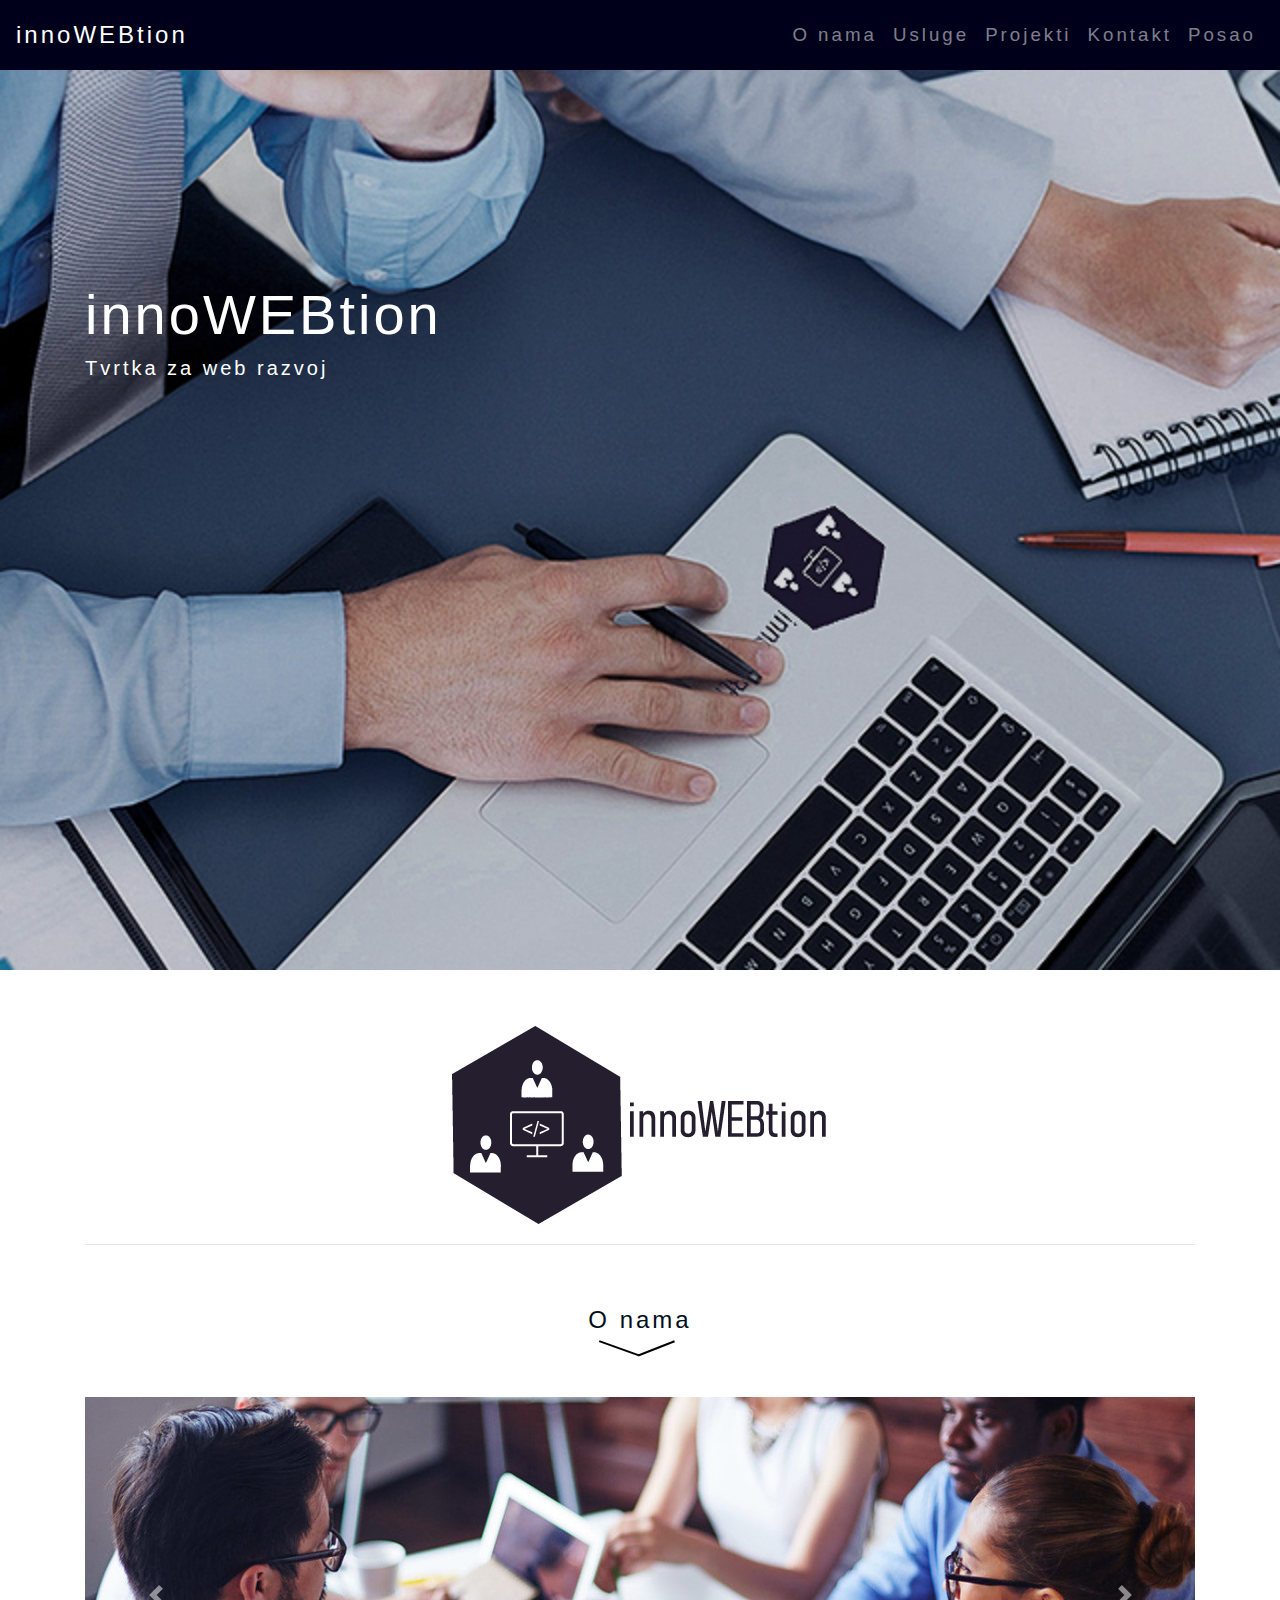
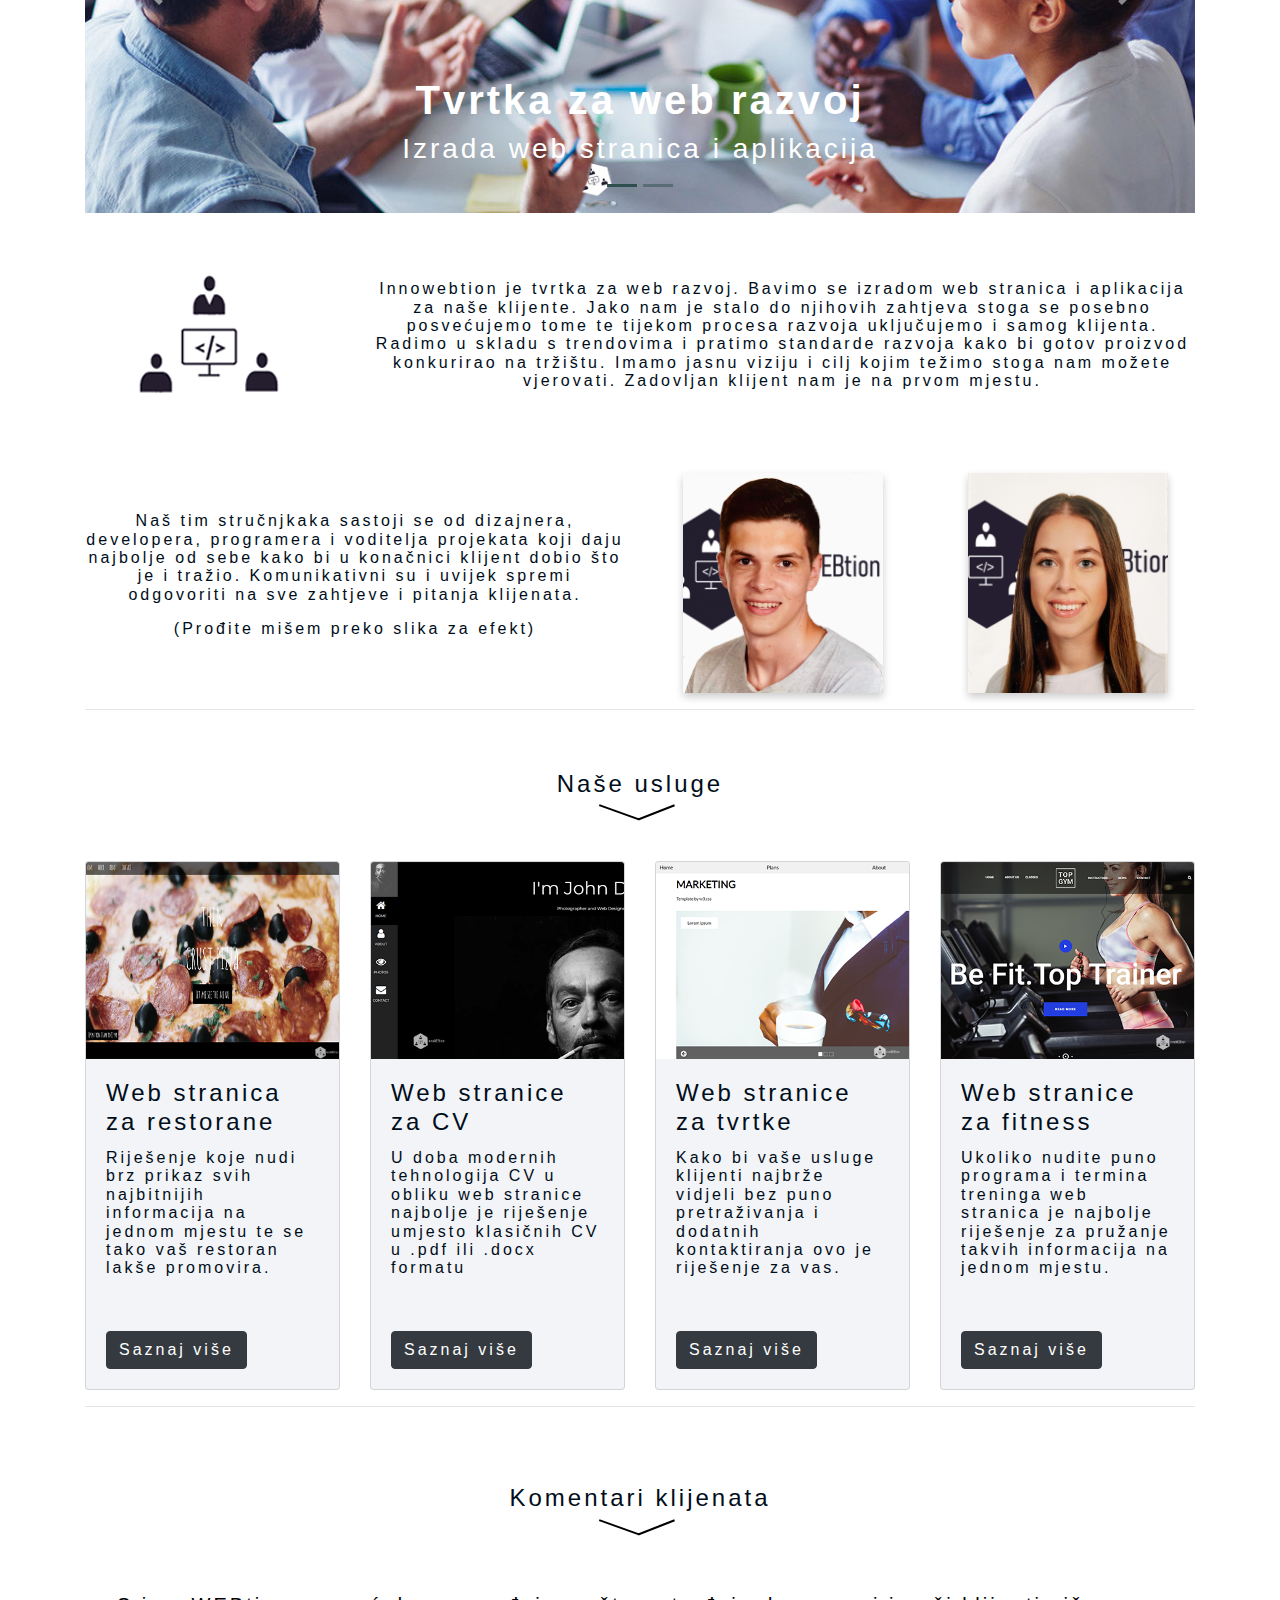
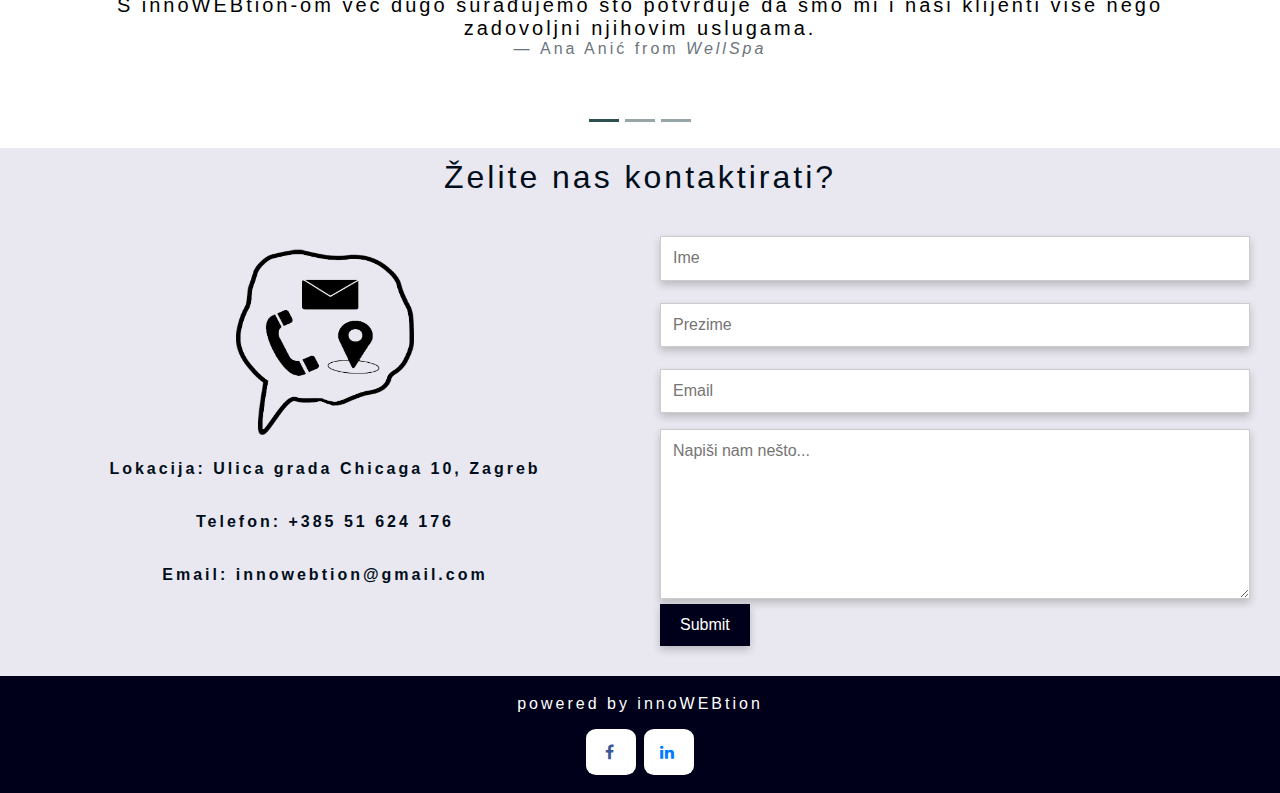
<file: index.html>
<!doctype html>
<html>
<head>
<meta name="viewport" content="width=device-width, initial-scale=1.0">
	<link rel="icon" href="images/logo_only.png" type="image/png" sizes="16x16">
<link href="css/style.css" rel="stylesheet" type="text/css">
	<link href="css/bootstrap-4.4.1.css" rel="stylesheet">
	<link href="css/flip_card.css" rel="stylesheet" type="text/css">
	<link href="css/jumbotron.css" rel="stylesheet" type="text/css">
	<link rel="stylesheet" href="https://cdnjs.cloudflare.com/ajax/libs/font-awesome/4.7.0/css/font-awesome.min.css">
<title>innoWEBtion</title>
</head>

<body>
<nav class="navbar navbar-expand-md navbar-dark" style="background-color: #00001a; min-height: 70px;">
  <a class="navbar-brand"  href="index.html">innoWEBtion</a>
  <button class="navbar-toggler" type="button" data-toggle="collapse" data-target="#collapsibleNavbar">
    <span class="navbar-toggler-icon"></span>
  </button>
  <div class="collapse navbar-collapse" id="collapsibleNavbar">
    <ul class="navbar-nav ml-auto">
		<li class="nav-item">
        <a class="nav-link" href="about.html">O nama</a>
      </li>
		<li class="nav-item">
        <a class="nav-link" href="restorani.html">Usluge</a>
      </li>
      <li class="nav-item">
        <a class="nav-link" href="projekti.html">Projekti</a>
      </li>
      <li class="nav-item">
        <a class="nav-link" href="kontakti.html">Kontakt</a>
      </li>
      <li class="nav-item">
        <a class="nav-link" href="posao.html">Posao</a>
      </li>    
    </ul>
  </div>  
</nav>
	
	<div class="jumbotron jumbotron-fluid">
            <div class="container" style="color: white">
				<br><br><br><br><br><br><br><br>
              <h1 class="display-4">innoWEBtion</h1>
				<h1 class="lead">Tvrtka za web razvoj</h1>
              </div>
            </div>
	
<div class="container">
		<div class="row">
		   <div class="col-md-12 col-sm-12 text-center">
			       <img alt="logo" src="images/logo.png">
			   <hr>
		   </div>
	    </div>
		<div class="row">
		<div class="col-md-12 col-sm-12">
			<div class="tittleProject">
                  <span >O nama</span><br>
		          <img src="images/strelica.svg" alt="line" style="width:100px">
	        </div>
		</div>
		</div>
	    <div class="row">
		   <div class="col-md-12 col-sm-12" >
			   <div id="carouselExampleControls" class="carousel slide" data-ride="carousel">
		<ol class="carousel-indicators">
    <li data-target="#carouselExampleIndicators" data-slide-to="0" class="active"></li>
    <li data-target="#carouselExampleIndicators" data-slide-to="1"></li>
  </ol>
  <div class="carousel-inner">
    <div class="carousel-item active">
      <img class="d-block w-100" alt="Carousel 1" src="images/teams.jpg">
		<div class="carousel-caption d-none d-md-block">
    <h1 class="font-weight-bold">Tvrtka za web razvoj</h1>
    <h3>Izrada web stranica i aplikacija</h3>
  </div>
    </div>
    <div class="carousel-item">
		<img class="d-block w-100" alt="Carousel 2" src="images/company.jpg">
		<div class="carousel-caption d-none d-md-block">
    <h1 class="font-weight-bold">Koristimo moderne alate</h1>
    <h3>U izradi web stranica koristimo mnoge alate koji prate tržište</h3>
  </div>
    </div>
  </div>
  <a class="carousel-control-prev" href="#carouselExampleControls" role="button" data-slide="prev">
    <span class="carousel-control-prev-icon" aria-hidden="true"></span>
    <span class="sr-only">Previous</span>
  </a>
  <a class="carousel-control-next" href="#carouselExampleControls" role="button" data-slide="next">
    <span class="carousel-control-next-icon" aria-hidden="true"></span>
    <span class="sr-only">Next</span>
  </a>
</div>
	   </div>
		</div>
	<div class="row">
		<div class="col-md-3 col-sm-12 text-center" >
			<img src="images/logo_only.png" alt="Samo logo" class="logo" style="margin: auto" >
          </div>
			<div class="col-md-9 col-sm-12 text-center" style="margin: auto">
			<p>Innowebtion je tvrtka za web razvoj. Bavimo se izradom web stranica i aplikacija za naše klijente. Jako nam je stalo do njihovih zahtjeva stoga se posebno posvećujemo tome te tijekom procesa razvoja uključujemo i samog klijenta. Radimo u skladu s trendovima i pratimo standarde razvoja kako bi gotov proizvod konkurirao na tržištu.  Imamo jasnu viziju i cilj kojim težimo stoga nam možete vjerovati. Zadovljan klijent nam je na prvom mjestu.</p>
          </div>
		</div>
	<div class="row">
		<div class="col-lg-6 col-md-12 col-sm-12 text-center" style="margin: auto">
			<p>Naš tim stručnjkaka sastoji se od dizajnera, developera, programera i voditelja projekata koji daju najbolje od sebe kako bi u konačnici klijent dobio što je i tražio. Komunikativni su i uvijek spremi odgovoriti na sve zahtjeve i pitanja klijenata.</p>
			<p>(Prođite mišem preko slika za efekt)</p>
          </div>
			<div class="col-lg-3 col-md-6 col-sm-6 col-12 text-center">
			<div class="flip-card" style="margin: auto">
			<div class="flip-card-inner">
				<div class="flip-card-front">
					<img src="images/djelatnik2.jpg" alt="djel1" style="width: 200px; height: 220px;">
				</div>
				<div class="flip-card-back">
					<h1>Luka Calcich</h1> 
					<p>Programer i suosnivač</p> 
                </div>
             </div>
         </div>
		</div>
		<div class="col-lg-3 col-md-6 col-sm-6 col-12">
		<div class="flip-card" style="margin: auto">
			<div class="flip-card-inner">
				<div class="flip-card-front">
					<img src="images/djelatnik1.jpg" alt="djel1" style="width: 200px; height: 220px;">
				</div>
				<div class="flip-card-back">
					<h2>Mia Markanović</h2> 
					<p>Voditeljica projekata i suosnivačica</p>
                </div>
             </div>
         </div>
          </div>
		</div>
	<hr>
	</div>
	<br>
	<div class="tittleProject">
      <span >Naše usluge</span><br>
		<img src="images/strelica.svg" alt="line" style="width:100px">
	</div>
	<div class="container" style="width: 100%">
		<div class="row">
		<div class="col-lg-3 col-md-6 col-sm-12">
             <div class="card">
                <img class="card-img-top" src="images/restoran/restoranKartica.png" alt="Kartica za restorane">
                <div class="card-body">
                   <h4 class="card-title">Web stranica za restorane</h4>
                   <p class="card-text">Riješenje koje nudi brz prikaz svih najbitnijih informacija na jednom mjestu te se tako vaš restoran lakše promovira.</p>
                   <br><br>
                   <a href="restorani.html" class="btn btn-dark">Saznaj više</a>
                </div>
             </div>
          </div>
		<div class="col-lg-3 col-md-6 col-sm-12">
             <div class="card">
                <img class="card-img-top" src="images/cv/cvKartica.png" alt="Kartica za CV">
                <div class="card-body">
                   <h4 class="card-title">Web stranice za CV</h4>
                   <p class="card-text">U doba modernih tehnologija CV u obliku web stranice najbolje je riješenje umjesto klasičnih CV u .pdf ili .docx formatu</p>
                   <br><br>
                   <a href="cv.html" class="btn btn-dark">Saznaj više</a>
                </div>
             </div>
          </div>
			<div class="col-lg-3 col-md-6 col-sm-12">
             <div class="card">
                <img class="card-img-top" src="images/tvrtke/tvrtkeKartica.png" alt="Kartica za tvrtke">
                <div class="card-body">
                   <h4 class="card-title">Web stranice za tvrtke</h4>
                   <p class="card-text">Kako bi vaše usluge klijenti najbrže vidjeli bez puno pretraživanja i dodatnih kontaktiranja ovo je riješenje za vas.</p>
                   <br><br>
                   <a href="tvrtke.html" class="btn btn-dark">Saznaj više</a>
                </div>
             </div>
          </div><div class="col-lg-3 col-md-6 col-sm-12">
             <div class="card">
                <img class="card-img-top" src="images/fitness/gymKartica.png" alt="Kartica za fitness centre">
                <div class="card-body">
                   <h4 class="card-title">Web stranice za fitness</h4>
                   <p class="card-text">Ukoliko nudite puno programa i termina treninga web stranica je najbolje riješenje za pružanje takvih informacija na jednom mjestu.</p>
                   <br><br>
                   <a href="fitness.html" class="btn btn-dark">Saznaj više</a>
                </div>
             </div>
          </div>
			</div>
		<hr>
	</div>
	
	<br><br>
	
	<!--komentari korisnika-slideshow-->
	<div class="tittleProject">
      <span >Komentari klijenata</span><br>
		<img src="images/strelica.svg" alt="line" style="width:100px">
	</div>
	<div class="container">
		<div class="row">
		<div class="col-lg-12">
	<div id="carouselExampleIndicators" class="carousel slide" data-ride="carousel">
  <ol class="carousel-indicators">
    <li data-target="#carouselExampleIndicators" data-slide-to="0" class="active"></li>
    <li data-target="#carouselExampleIndicators" data-slide-to="1"></li>
	  <li data-target="#carouselExampleIndicators" data-slide-to="2"></li>
  </ol>
  <div class="carousel-inner" >
    <div class="carousel-item active" style="background-color: white">
      <br>
      <blockquote class="blockquote text-center">
  <p class="mb-0" style="color: black">S innoWEBtion-om već dugo surađujemo što potvrđuje da smo mi i naši klijenti više nego zadovoljni njihovim uslugama.</p>
  <footer class="blockquote-footer">Ana Anić from <cite title="Source Title">WellSpa</cite></footer>
</blockquote>
		<br><br><br><br>
    </div>
    <div class="carousel-item" style="background-color: white">
		<br>
      <blockquote class="blockquote text-center">
  <p class="mb-0" style="color: black">Sa gotovim proizvodom smo oduševljeni. Sam proces izrade bio ugodan te nas je tim tvrtke oduševio njegovom ljubaznočću.</p>
  <footer class="blockquote-footer">Ivan Horvat from <cite title="Source Title">GymTop</cite></footer>
</blockquote>
		<br><br><br><br>
    </div>
	  <div class="carousel-item" style="background-color: white">
		<br>
      <blockquote class="blockquote text-center">
  <p class="mb-0" style="color: black">Bilo nam je bitno da naši klijenti mogu brzo i jednostavno rezervirati naše apartmane, a to smo i dobili. Klijenti i mi smo zadovlnji.</p>
  <footer class="blockquote-footer">Marko Marić from <cite title="Source Title">Apaertmani "More"</cite></footer>
</blockquote>
		<br><br><br><br>
    </div>
  </div>
</div></div></div></div>
	
	<div class="contactContainer">
		<div style="text-align:center">
			<h2>Želite nas kontaktirati?</h2>
		</div>
		<div class="contactsPlace">
			<div class="contacts" text align="center">
				<img src="images/kontakti.png" alt="kontakti" style="width:200px; height: 230px">
				<p style="font-weight: bold">Lokacija: Ulica grada Chicaga 10, Zagreb</p><br>
				<p style="font-weight: bold">Telefon: +385 51 624 176</p><br>
				<p style="font-weight: bold">Email: innowebtion@gmail.com</p><br>
			</div>
			<div class="contacts">
				<form action="slanje.html">
					<input type="text" id="ime" name="ime" placeholder="Ime">
					<input type="text" id="prezime" name="prezime" placeholder="Prezime">
                    <input type="text" id="email" name="email" placeholder="Email">
                    <textarea id="poruka" name="poruka" placeholder="Napiši nam nešto..." style="height:170px"></textarea>
                    <input type="submit" value="Submit">
                </form>
            </div>
		</div>
	</div>
	
	<div class="footer">
		<br>
		<p>powered by innoWEBtion</p>
			  <a href="https://hr-hr.facebook.com/" target="_blank" class="fa fa-facebook"></a>
              <a href="https://www.linkedin.com/" target="_blank" class="fa fa-linkedin"></a><br>
			<br>
	</div>
	<script src="js/jquery-3.4.1.min.js"></script> 
    <script src="js/popper.min.js"></script>
    <script src="js/bootstrap-4.4.1.js"></script>
	
</body>
</html>
</file>
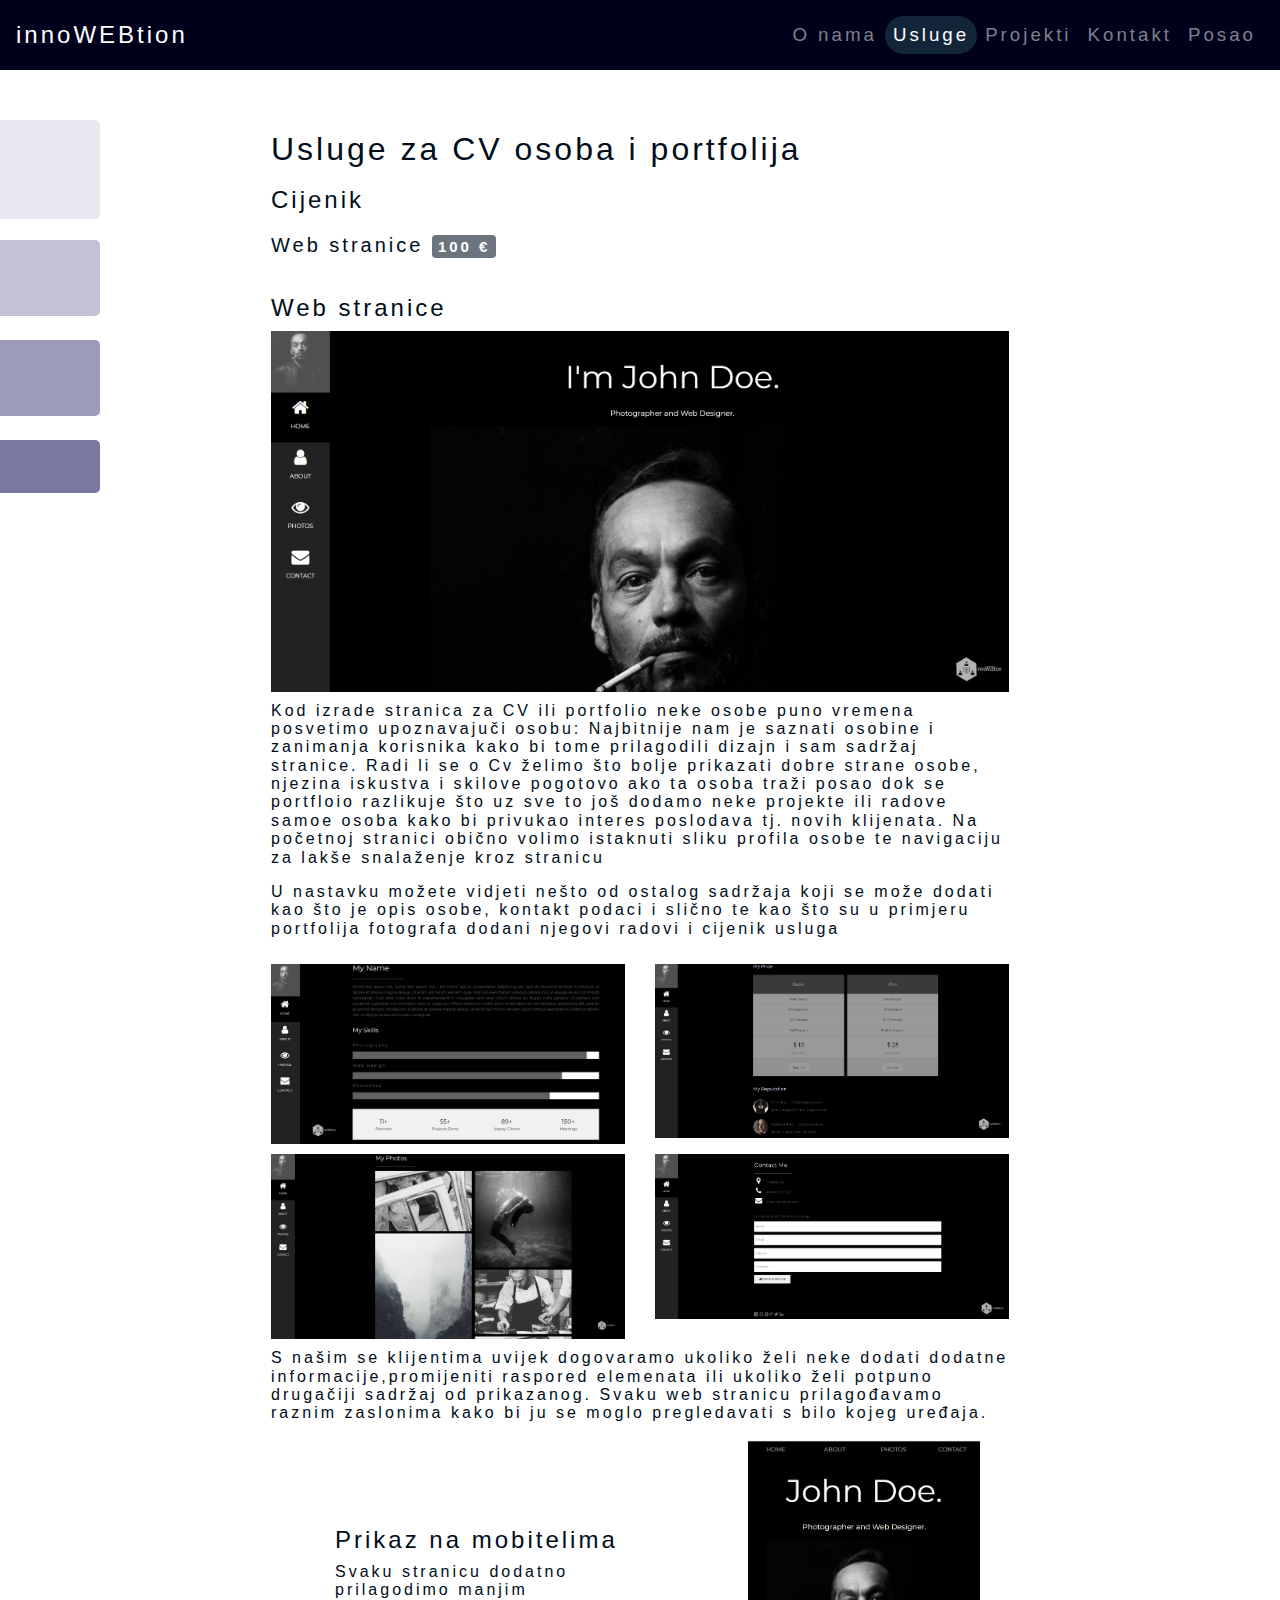
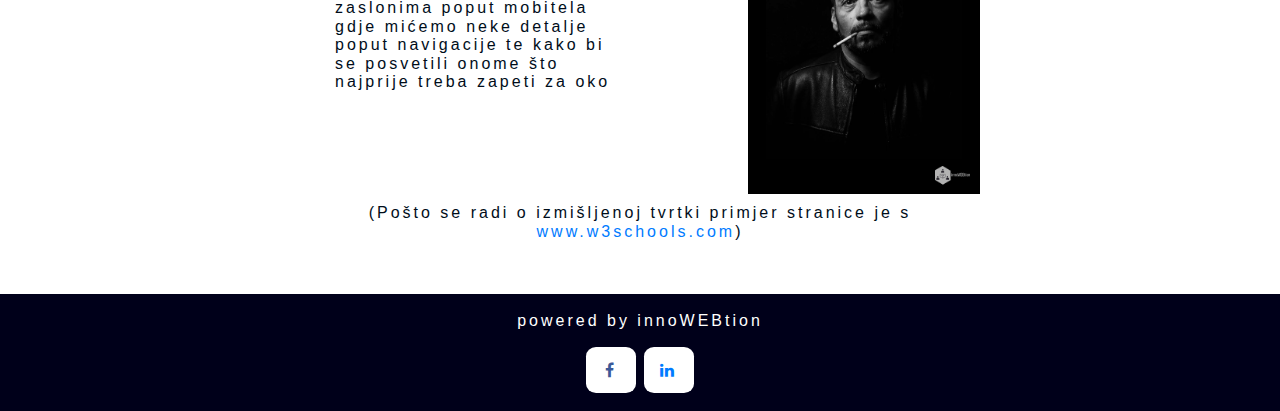
<file: cv.html>
<!doctype html>
<html>
<head>
<meta name="viewport" content="width=device-width, initial-scale=1.0">
	<link rel="icon" href="images/logo_only.png" type="image/png" sizes="16x16">
	<link href="css/bootstrap-4.4.1.css" rel="stylesheet">
	<link href="css/usluge.css" rel="stylesheet" type="text/css">
	<link rel="stylesheet" href="https://cdnjs.cloudflare.com/ajax/libs/font-awesome/4.7.0/css/font-awesome.min.css">
<title>CV</title>
	
</head>

<body>
	<style>
		.col-md-12, .col-md-6{
			padding-top: 10px;
		}
	</style>
		
<nav class="navbar navbar-expand-md navbar-dark" style="background-color: #00001a; min-height: 70px;">
  <a class="navbar-brand"  href="index.html">innoWEBtion</a>
  <button class="navbar-toggler" type="button" data-toggle="collapse" data-target="#collapsibleNavbar">
    <span class="navbar-toggler-icon"></span>
  </button>
  <div class="collapse navbar-collapse" id="collapsibleNavbar">
    <ul class="navbar-nav ml-auto">
		<li class="nav-item">
        <a class="nav-link" href="about.html">O nama</a>
      </li>
		<li class="nav-item">
        <a class="nav-link" id="active" href="restorani.html">Usluge</a>
      </li>
      <li class="nav-item">
        <a class="nav-link" href="projekti.html">Projekti</a>
      </li>
      <li class="nav-item">
        <a class="nav-link" href="kontakti.html">Kontakt</a>
      </li>
      <li class="nav-item">
        <a class="nav-link"  href="posao.html">Posao</a>
      </li>    
    </ul>
  </div>  
</nav>
	
	<div class="dropdown text-center" style="padding-top: 20px">
  <button class="btn btn-secondary dropdown-toggle" type="button" id="dropdownMenuButton" data-toggle="dropdown" aria-haspopup="true" aria-expanded="false" style="background-color:#132639">
    Usluge
  </button>
  <div class="dropdown-menu" aria-labelledby="dropdownMenuButton">
    <a class="dropdown-item" href="restorani.html">Restorani/Kafići</a>
    <a class="dropdown-item" href="cv.html">CV/Portfolija</a>
    <a class="dropdown-item" href="fitness.html">Fitness</a>
	  <a class="dropdown-item" href="tvrtke.html">Tvrtke</a>
  </div>
</div>
	
	<div id="mySidenav" class="sidenav">
  <a href="restorani.html" id="restorani">Web stranice/Aplikacije za restorane</a>
  <a href="cv.html" id="cv">Web stranice za CV osobe</a>
  <a href="fitness.html" id="fitness">Aplikacije/Aplikacije za fitness centre</a>
  <a href="tvrtke.html" id="tvrtke">Web stranice za tvrtke</a>
</div>
	
	<div class="container">
		<div class="row">
		   <div class="col-md-12 col-md-12">
			<h2>Usluge za CV osoba i portfolija</h2>
			</div>
	    </div>
		<div class="row">
		<div class="col-md-12 col-sm-12">
			<h4>Cijenik</h4>
			</div>
		</div>
		<div class="row">
		<div class="col-md-12 col-sm-12">
			<h5>Web stranice   <span class="badge badge-secondary">100 &euro;</span> </h5>
          </div>
		</div>
		<div class="row">
		<div class="col-md-12 col-sm-12">
			<br>
			<h4>Web stranice</h4>
			<img src="images/cv/cvPocetna.png" alt="CV pocetna" style="width: 100%">
			</div>
		</div>
		<div class="row">
		<div class="col-md-12 col-md-12">
			<p>Kod izrade stranica za CV ili portfolio neke osobe puno vremena posvetimo upoznavajuči osobu: Najbitnije nam je saznati osobine i zanimanja korisnika kako bi tome prilagodili dizajn i sam sadržaj stranice. Radi li se o Cv želimo što bolje prikazati dobre strane osobe, njezina iskustva i skilove pogotovo ako ta osoba traži posao dok se portfloio razlikuje što uz sve to još dodamo neke projekte ili radove samoe osoba kako bi privukao interes poslodava tj. novih klijenata. Na početnoj stranici obično volimo istaknuti sliku profila osobe te navigaciju za lakše snalaženje kroz stranicu</p><p>U nastavku možete vidjeti nešto od ostalog sadržaja koji se može dodati kao što je opis osobe, kontakt podaci i slično te kao što su u primjeru portfolija fotografa dodani njegovi radovi i cijenik usluga</p>
			</div>
		</div>
		<div class="row">
		<div class="col-md-6 col-sm-12">
			<img src="images/cv/CvIMe.png" alt="CV ime" style="width: 100%">
			</div>
			<div class="col-md-6 col-sm-12">
			<img src="images/cv/cvCijenik.png" alt="CV cijenik" style="width: 100%">
			</div>
		</div>
		<div class="row">
			<div class="col-md-6 col-sm-12">
			<img src="images/cv/cvSlike.png" alt="CV slike" style="width: 100%">
			</div>
			<div class="col-md-6 col-sm-12">
			<img src="images/cv/cvKontakt.png" alt="CV kontakt" style="width: 100%">
			</div>
		</div>
		<div class="row">
		<div class="col-md-12 col-sm-12">
			<p>S našim se klijentima uvijek dogovaramo ukoliko želi neke dodati dodatne informacije,promijeniti raspored elemenata ili ukoliko želi potpuno drugačiji sadržaj od prikazanog. Svaku web stranicu prilagođavamo raznim zaslonima kako bi ju se moglo pregledavati s bilo kojeg uređaja.</p>
			</div>
		</div>
		<div class="row">
		<div class="col-md-5 offset-md-1 col-sm-12" style="margin: auto">
			<h4>Prikaz na mobitelima</h4>
			<p>Svaku stranicu dodatno prilagodimo manjim zaslonima poput mobitela gdje mićemo neke detalje poput navigacije te kako bi se posvetili onome što najprije treba zapeti za oko</p>
          </div>
		<div class="col-md-5 col-sm-12 text-center">
             <img src="images/cv/CvMobitel.png" alt="Cv mobitel" style="width: 80%">
          </div>
		</div>
		<div class="row">
			<div class="col-md-12 text-center"><p>(Pošto se radi o izmišljenoj tvrtki primjer stranice je s <a href="https://www.w3schools.com/css/css_rwd_templates.asp">www.w3schools.com</a>)</p></div>
		</div>
	</div>
	<br><br>
	<div class="footer">
		<br>
		<p>powered by innoWEBtion</p>
			  <a href="https://hr-hr.facebook.com/" target="_blank" class="fa fa-facebook"></a>
              <a href="https://www.linkedin.com/" target="_blank" class="fa fa-linkedin"></a><br>
		<br>
	</div>
	<script src="js/jquery-3.4.1.min.js"></script>

    <!-- Include all compiled plugins (below), or include individual files as needed --> 
    <script src="js/popper.min.js"></script>
    <script src="js/bootstrap-4.4.1.js"></script>
</body>
</html>
</file>
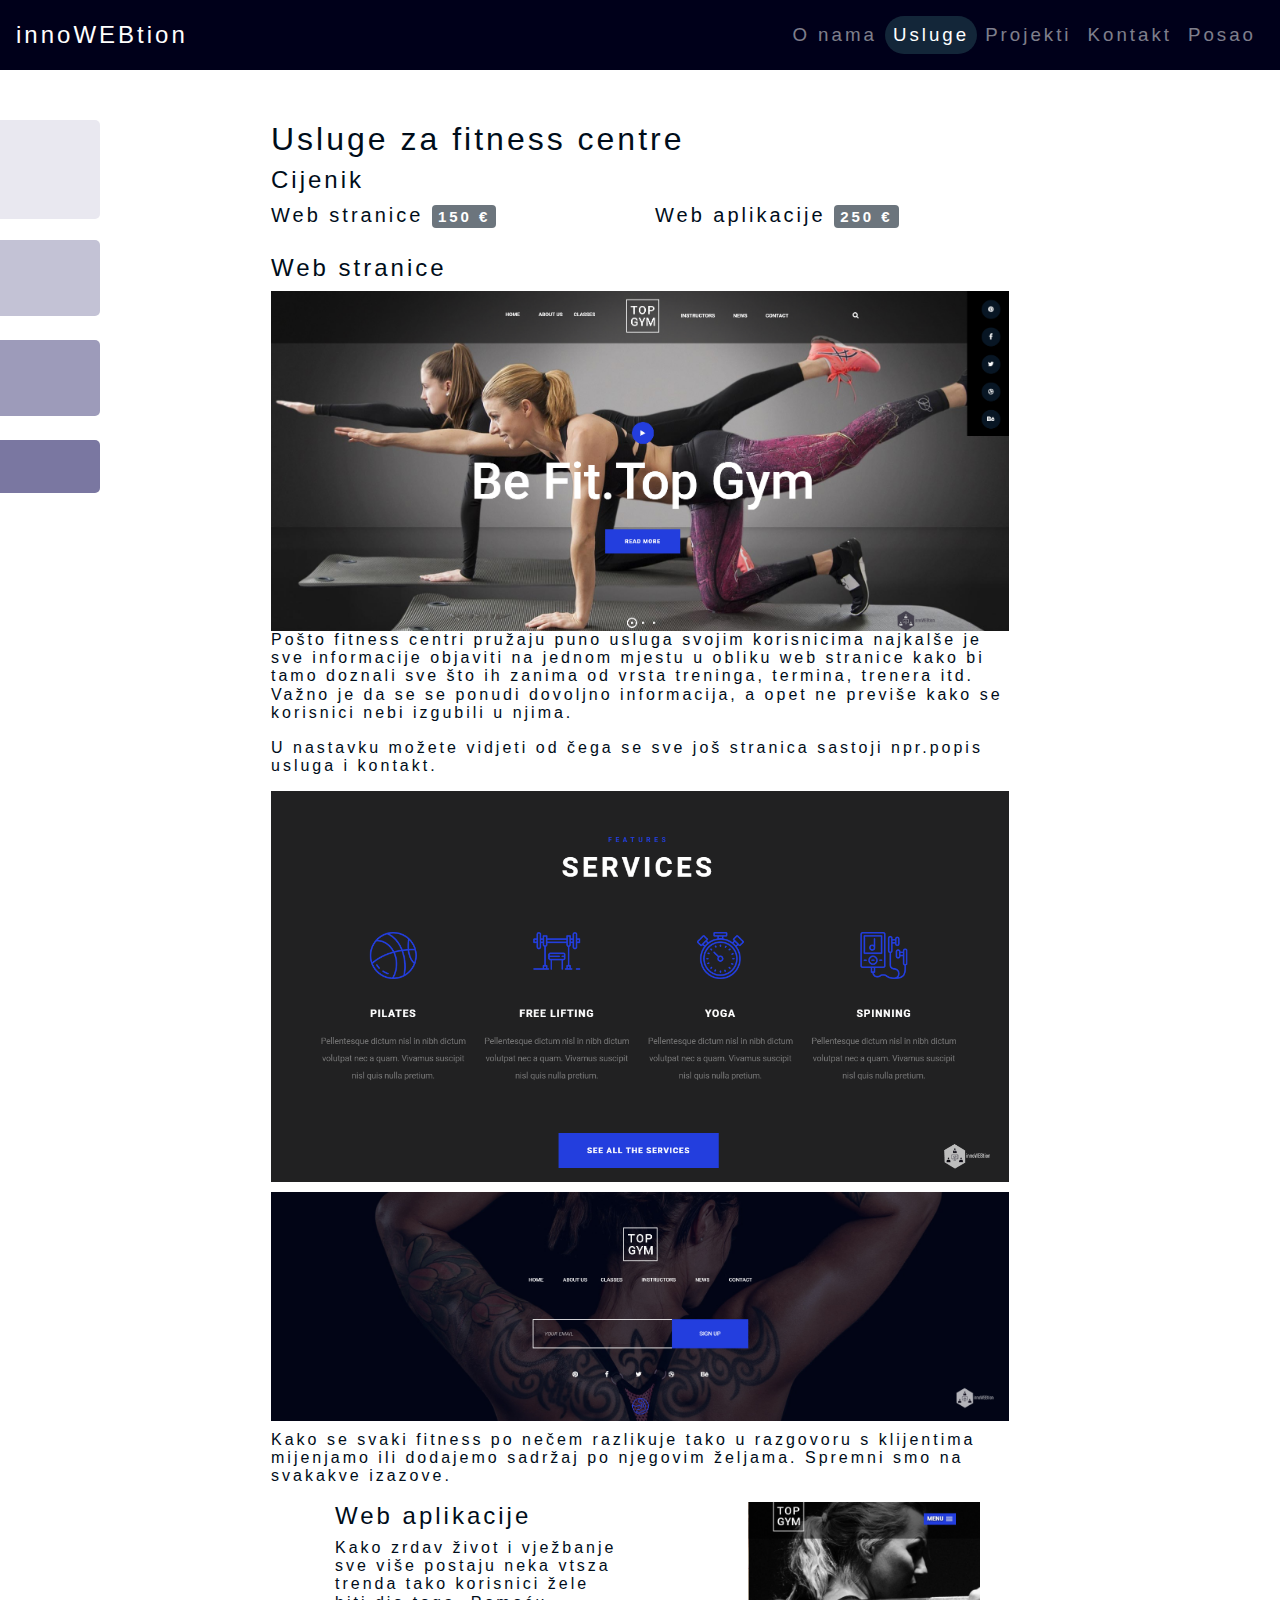
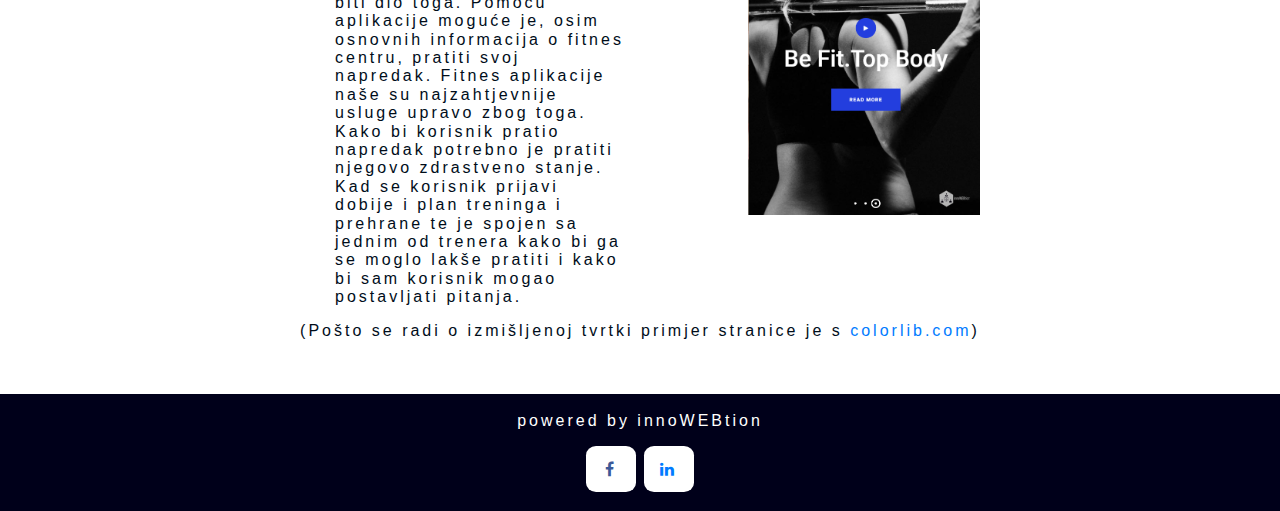
<file: fitness.html>
<!doctype html>
<html>
<head>
<meta name="viewport" content="width=device-width, initial-scale=1.0">
	<link rel="icon" href="images/logo_only.png" type="image/png" sizes="16x16">
	<link href="css/bootstrap-4.4.1.css" rel="stylesheet">
	<link href="css/usluge.css" rel="stylesheet" type="text/css">
	<link rel="stylesheet" href="https://cdnjs.cloudflare.com/ajax/libs/font-awesome/4.7.0/css/font-awesome.min.css">
<title>Fitness</title>
	
</head>

<body>
	<nav class="navbar navbar-expand-md navbar-dark" style="background-color: #00001a; min-height: 70px;">
  <a class="navbar-brand"  href="index.html">innoWEBtion</a>
  <button class="navbar-toggler" type="button" data-toggle="collapse" data-target="#collapsibleNavbar">
    <span class="navbar-toggler-icon"></span>
  </button>
  <div class="collapse navbar-collapse" id="collapsibleNavbar">
    <ul class="navbar-nav ml-auto">
		<li class="nav-item">
        <a class="nav-link" href="about.html">O nama</a>
      </li>
		<li class="nav-item">
        <a class="nav-link" id="active" href="restorani.html">Usluge</a>
      </li>
      <li class="nav-item">
        <a class="nav-link" href="projekti.html">Projekti</a>
      </li>
      <li class="nav-item">
        <a class="nav-link" href="kontakti.html">Kontakt</a>
      </li>
      <li class="nav-item">
        <a class="nav-link"  href="posao.html">Posao</a>
      </li>    
    </ul>
  </div>  
</nav>
	
	<div class="dropdown text-center" style="padding-top: 20px">
  <button class="btn btn-secondary dropdown-toggle" type="button" id="dropdownMenuButton" data-toggle="dropdown" aria-haspopup="true" aria-expanded="false" style="background-color:#132639">
    Usluge
  </button>
  <div class="dropdown-menu" aria-labelledby="dropdownMenuButton">
    <a class="dropdown-item" href="restorani.html">Restorani/Kafići</a>
    <a class="dropdown-item" href="cv.html">CV/Portfolija</a>
    <a class="dropdown-item" href="fitness.html">Fitness</a>
	  <a class="dropdown-item" href="tvrtke.html">Tvrtke</a>
  </div>
</div>
	
	<div id="mySidenav" class="sidenav">
  <a href="restorani.html" id="restorani">Web stranice/Aplikacije za restorane</a>
  <a href="cv.html" id="cv">Web stranice za CV osobe</a>
  <a href="fitness.html" id="fitness">Aplikacije/Aplikacije za fitness centre</a>
  <a href="tvrtke.html" id="tvrtke">Web stranice za tvrtke</a>
</div>
	
	<div class="container">
		<div class="row">
		   <div class="col-md-12 col-md-12">
			<h2>Usluge za fitness centre</h2>
			</div>
	    </div>
		<div class="row">
		<div class="col-md-12 col-sm-12">
			<h4>Cijenik</h4>
			</div>
		</div>
		<div class="row">
		<div class="col-md-6 col-sm-12">
			<h5>Web stranice   <span class="badge badge-secondary">150 &euro;</span> </h5>
          </div>
		<div class="col-md-6 col-sm-12">
			<h5>Web aplikacije   <span class="badge badge-secondary">250 &euro;</span> </h5>
          </div>
		</div>
		<div class="row">
		<div class="col-md-12 col-sm-12">
			<br>
			<h4>Web stranice</h4>
			<img src="images/fitness/gymPocetna (1).png" alt="Gymtop pocetna" style="width: 100%">
			</div>
		</div>
		<div class="row">
		<div class="col-md-12 col-md-12">
			<p>Pošto fitness centri pružaju puno usluga svojim korisnicima najkalše je sve informacije objaviti na jednom mjestu u obliku web stranice kako bi tamo doznali sve što ih zanima od vrsta treninga, termina, trenera itd. Važno je da se se ponudi dovoljno informacija, a opet ne previše kako se korisnici nebi izgubili u njima. </p><p>U nastavku možete vidjeti od čega se sve još stranica sastoji npr.popis usluga i kontakt.</p>
			</div>
		</div>
		<div class="row">
			<div class="col-md-12 col-sm-12">
			<img src="images/fitness/gymUsluge.png" alt="Gymtop usluge" style="width: 100%">
			</div>
		</div>
		<div class="row">
			<div class="col-md-12 col-sm-12">
			<img src="images/fitness/gymKontakt (4).png" alt="Gymtop kontakt" style="padding-top: 10px; width: 100%">
			</div>
		</div>
		<div class="row">
		<div class="col-md-12 col-sm-12" style="padding-top: 10px">
			<p>Kako se svaki fitness po nečem razlikuje tako u razgovoru s klijentima mijenjamo ili dodajemo sadržaj po njegovim željama. Spremni smo na svakakve izazove.</p>
			</div>
		</div>
		<div class="row">
		<div class="col-md-5 offset-md-1 col-sm-12" style="margin: auto">
			<h4>Web aplikacije</h4>
			<p>Kako zrdav život i vježbanje sve više postaju neka vtsza trenda tako korisnici žele biti dio toga. Pomoću aplikacije moguće je, osim osnovnih informacija o fitnes centru, pratiti svoj napredak. Fitnes aplikacije naše su najzahtjevnije usluge upravo zbog toga. Kako bi korisnik pratio napredak potrebno je pratiti njegovo zdrastveno stanje. Kad se korisnik prijavi dobije i plan treninga i prehrane te je spojen sa jednim od trenera kako bi ga se moglo lakše pratiti i kako bi sam korisnik mogao postavljati pitanja. </p>
          </div>
		<div class="col-md-5 col-sm-12 text-center">
             <img src="images/fitness/gymMobitel.png" alt="Gymtop prikaz na mobitelu" style="width: 80%">
          </div>
		</div>
		<div class="row">
			<div class="col-md-12 text-center"><p>(Pošto se radi o izmišljenoj tvrtki primjer stranice je s <a href="https://colorlib.com/wp/template/topgym/">colorlib.com</a>)</p></div>
		</div>
	</div>
	<br><br>
	<div class="footer">
		<br>
		<p>powered by innoWEBtion</p>
			  <a href="https://hr-hr.facebook.com/" target="_blank" class="fa fa-facebook"></a>
              <a href="https://www.linkedin.com/" target="_blank" class="fa fa-linkedin"></a><br>
		<br>
	</div>
	<script src="js/jquery-3.4.1.min.js"></script>

    <!-- Include all compiled plugins (below), or include individual files as needed --> 
    <script src="js/popper.min.js"></script>
    <script src="js/bootstrap-4.4.1.js"></script>
</body>
</html>
</file>
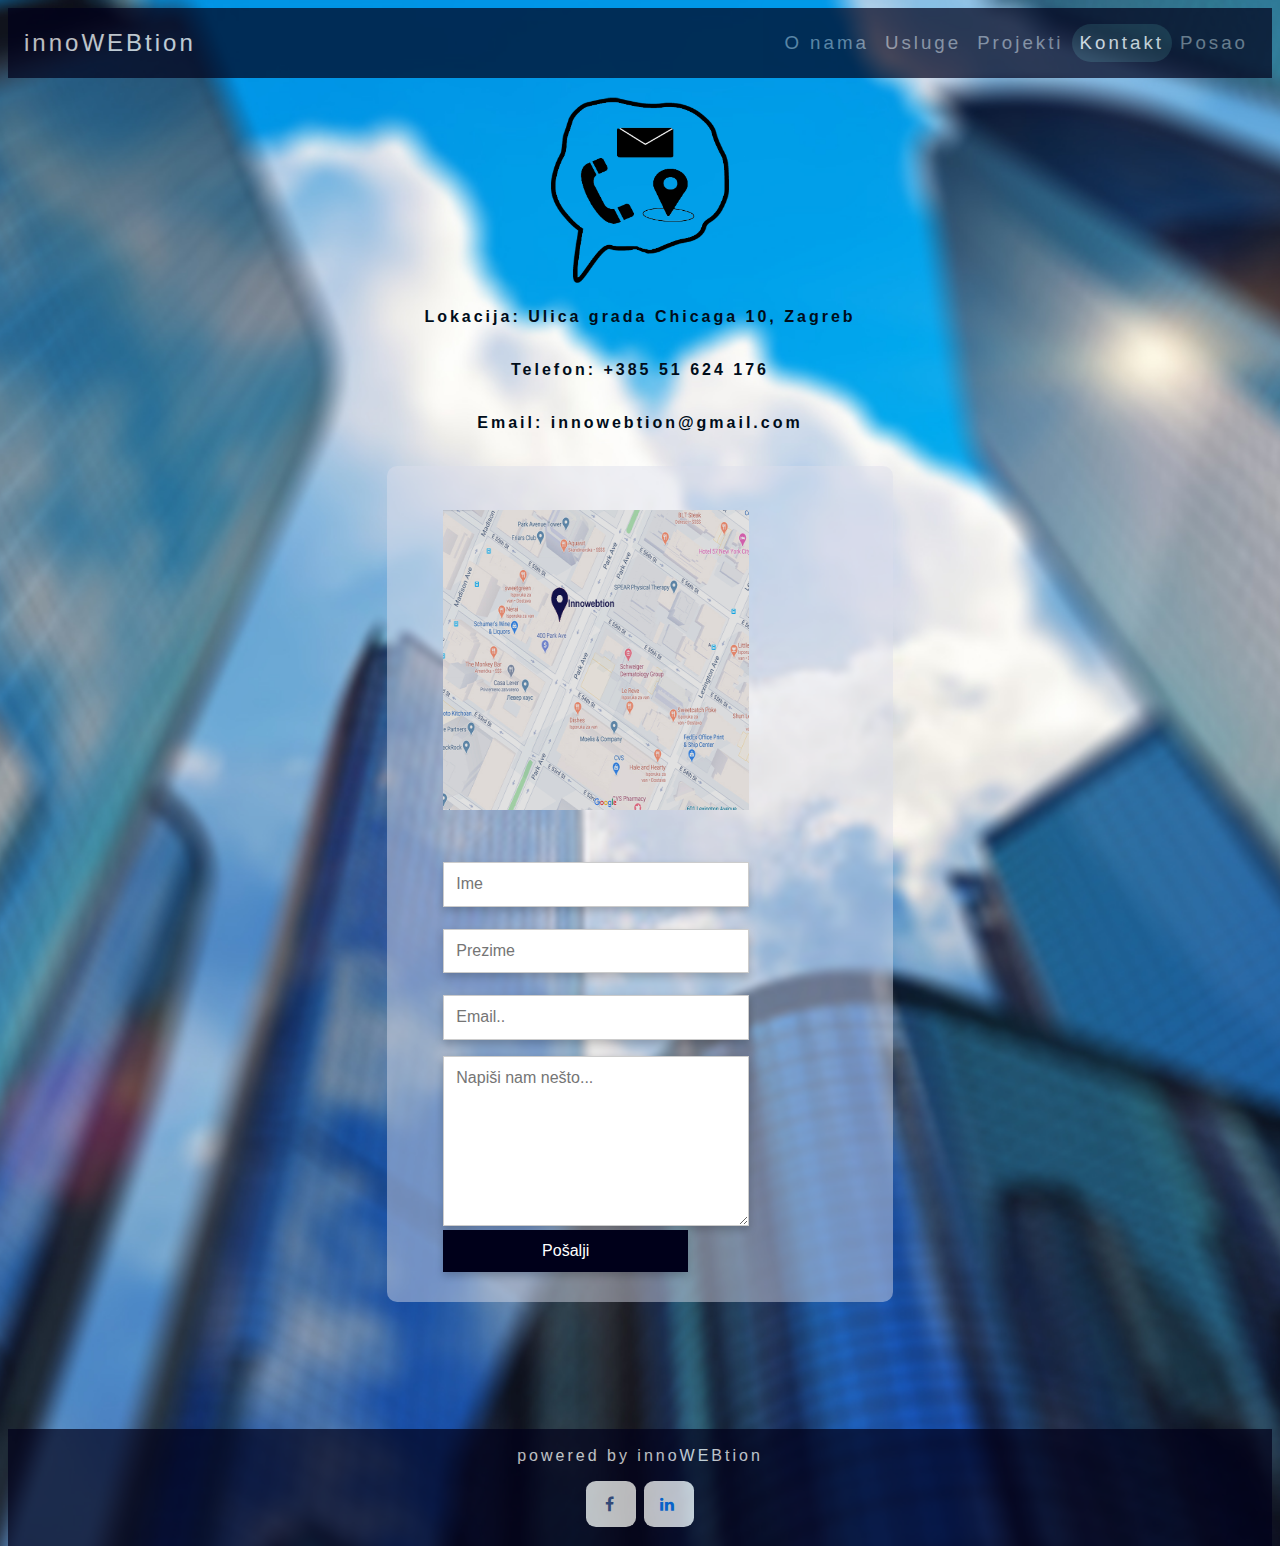
<file: kontakti.html>
<!doctype html>
<html>
<head>
<meta name="viewport" content="width=device-width, initial-scale=1.0">
	<link rel="icon" href="images/telefon.svg" type="image/svg" sizes="16x16">
	<link href="css/kontakti.css" rel="stylesheet" type="text/css">
	<link href="css/bootstrap-4.4.1.css" rel="stylesheet">
	<link rel="stylesheet" href="https://cdnjs.cloudflare.com/ajax/libs/font-awesome/4.7.0/css/font-awesome.min.css">
<title>Kontakti</title>
</head>
<body>
	<nav class="navbar navbar-expand-md navbar-dark" style="background-color: #00001a; min-height: 70px;">
  <a class="navbar-brand"  href="index.html">innoWEBtion</a>
  <button class="navbar-toggler" type="button" data-toggle="collapse" data-target="#collapsibleNavbar">
    <span class="navbar-toggler-icon"></span>
  </button>
  <div class="collapse navbar-collapse" id="collapsibleNavbar">
    <ul class="navbar-nav ml-auto">
		<li class="nav-item">
        <a class="nav-link" href="about.html">O nama</a>
      </li>
		<li class="nav-item">
        <a class="nav-link" href="restorani.html">Usluge</a>
      </li>
      <li class="nav-item">
        <a class="nav-link" href="projekti.html">Projekti</a>
      </li>
      <li class="nav-item">
        <a class="nav-link" id="active" href="kontakti.html">Kontakt</a>
      </li>
      <li class="nav-item">
        <a class="nav-link"  href="posao.html">Posao</a>
      </li>    
    </ul>
  </div>  
</nav>
	
	<div class="kontakti">
	<img src="images/kontakti.png" alt="kontakti" style="width:200px; height: 230px;}">
				<p style="font-weight: bold">Lokacija: Ulica grada Chicaga 10, Zagreb</p><br>
				<p style="font-weight: bold">Telefon: +385 51 624 176</p><br>
				<p style="font-weight: bold">Email: innowebtion@gmail.com</p><br>
		</div>
	
	<div class="contactContainer">
		<div style="text-align:center">
			<h2></h2>
		</div>
		<div class="contactsPlace">
			<div class="contacts" text align="center">
				<img src="images/mapa.jpg" alt="mapa" style="widows: 400px; height:300px">
			</div>
			<div class="contacts">
				<form action="slanje.html">
					<input type="text" id="ime" name="ime" placeholder="Ime">
					<input type="text" id="prezime" name="prezime" placeholder="Prezime">
                    <input type="text" id="email" name="email" placeholder="Email..">
                    <textarea id="poruka" name="poruka" placeholder="Napiši nam nešto..." style="height:170px"></textarea>
                    <input type="submit" value="Pošalji">
                </form>
            </div>
		</div>
	</div>
	
	<div class="footer" >
		<br>
		<p>powered by innoWEBtion</p>
			  <a href="https://hr-hr.facebook.com/" target="_blank" class="fa fa-facebook"></a>
              <a href="https://www.linkedin.com/" target="_blank" class="fa fa-linkedin"></a><br>
		<br>
	</div>
	
	<script src="js/jquery-3.4.1.min.js"></script>

    <script src="js/popper.min.js"></script>
    <script src="js/bootstrap-4.4.1.js"></script>
</body>
</html>
</file>
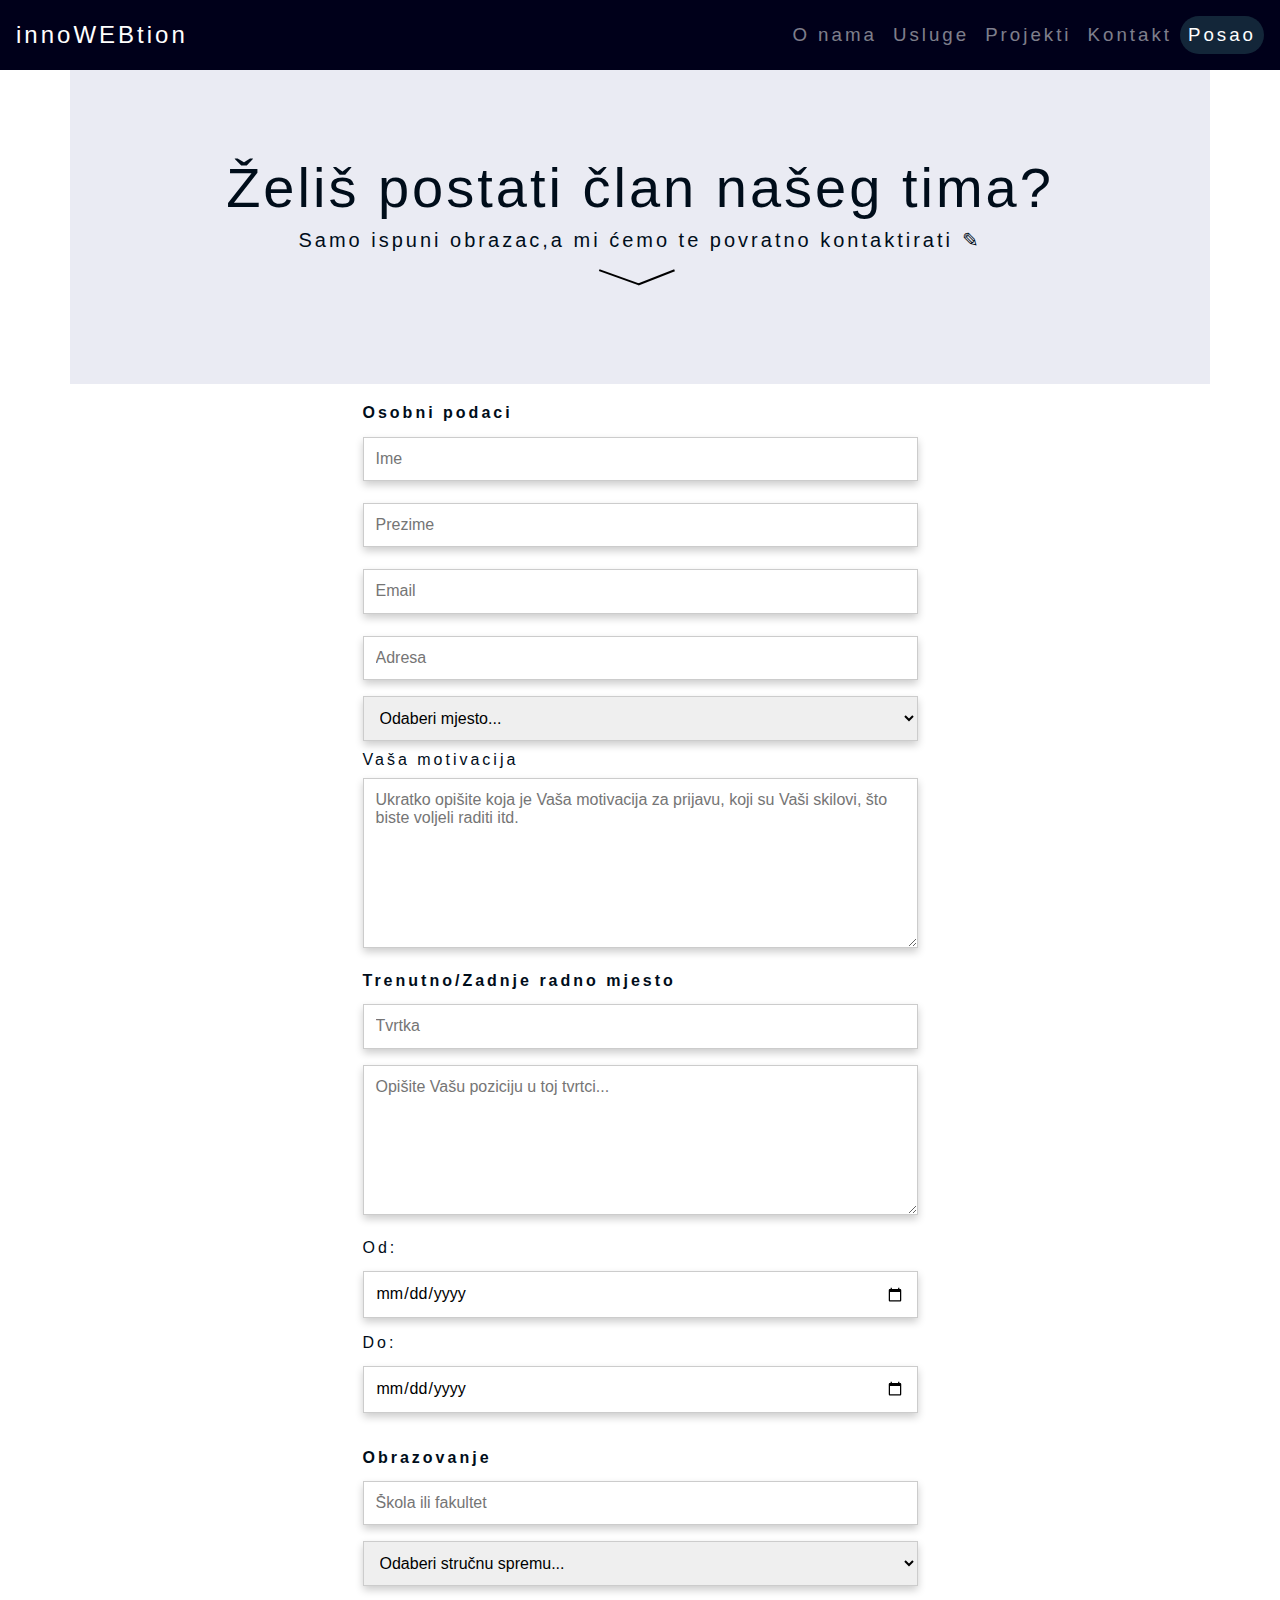
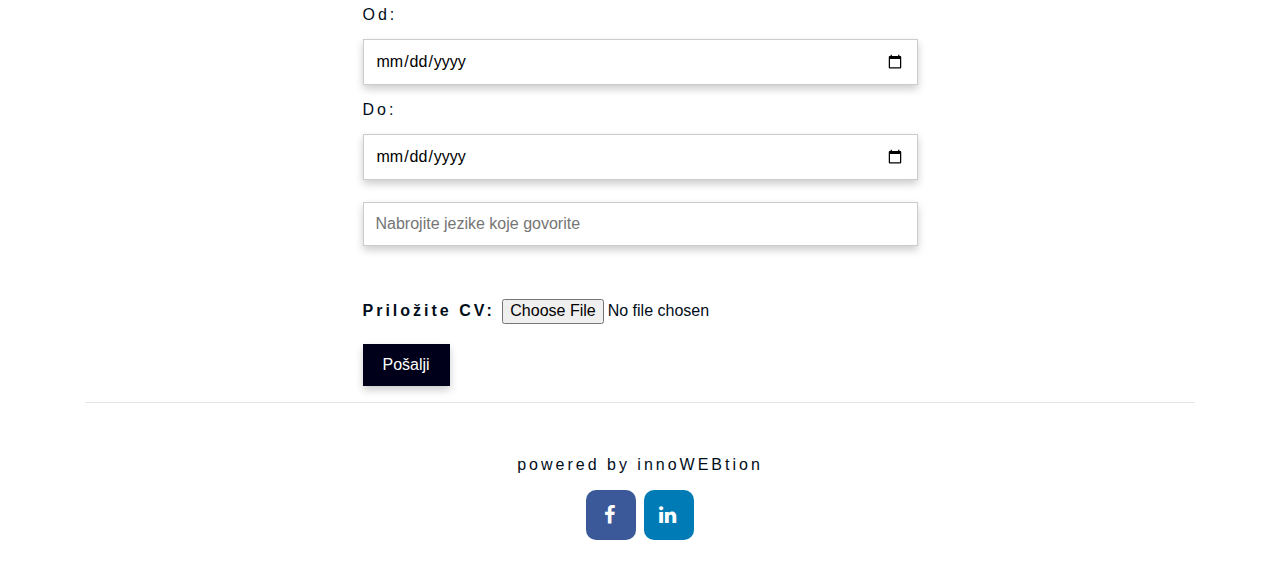
<file: posao.html>
<!doctype html>
<html>
<head>
<meta name="viewport" content="width=device-width, initial-scale=1.0">
	<link rel="icon" href="images/logo_only.png" type="image/png" sizes="16x16">
	<link rel="stylesheet" href="https://cdnjs.cloudflare.com/ajax/libs/font-awesome/4.7.0/css/font-awesome.min.css">
	<link href="css/style.css" rel="stylesheet" type="text/css">
	<link href="css/posao.css" rel="stylesheet" type="text/css">
	<link href="css/bootstrap-4.4.1.css" rel="stylesheet">
	
<title>Posao</title>
	
</head>

<body>
	<nav class="navbar navbar-expand-md navbar-dark" style="background-color: #00001a; min-height: 70px;">
  <a class="navbar-brand"  href="index.html">innoWEBtion</a>
  <button class="navbar-toggler" type="button" data-toggle="collapse" data-target="#collapsibleNavbar">
    <span class="navbar-toggler-icon"></span>
  </button>
  <div class="collapse navbar-collapse" id="collapsibleNavbar">
    <ul class="navbar-nav ml-auto">
		<li class="nav-item">
        <a class="nav-link" href="about.html">O nama</a>
      </li>
		<li class="nav-item">
        <a class="nav-link" href="restorani.html">Usluge</a>
      </li>
      <li class="nav-item">
        <a class="nav-link" href="projekti.html">Projekti</a>
      </li>
      <li class="nav-item">
        <a class="nav-link" href="kontakti.html">Kontakt</a>
      </li>
      <li class="nav-item">
        <a class="nav-link" id="active" href="posao.html">Posao</a>
      </li>    
    </ul>
  </div>  
</nav>
	
	<div class="container">
		<div class="row" style="background-color: #EAEBF3">
		<div class="col-lg-12 col-md-12">
			<div class="jumbotron jumbotron-fluid" style="text-align: center; background-color: #EAEBF3">
            <div class="container">
              <h1 class="display-4">Želiš postati član našeg tima?</h1>
               <p class="lead">Samo ispuni obrazac,a mi ćemo te povratno kontaktirati &#9998</p>
				<img src="images/strelica.svg" alt="line" style="width:100px">
              </div>
            </div>
		</div>
		</div>
		<div class="row">
			<div class="col-lg-12 col-md-12">
			<div class="obrazac">
				<form action="slanje.html">
					<label class="font-weight-bold">Osobni podaci</label>
					<input type="text" id="ime" name="ime" placeholder="Ime">
					<input type="text" id="prezime" name="prezime" placeholder="Prezime">
                    <input type="text" id="email" name="email" placeholder="Email">
					<input type="text" id="adresa" name="adresa" placeholder="Adresa">
					<select name="mjesto">
						<option value=""  disabled selected>Odaberi mjesto...</option>
						<option value="ri" >Rijeka</option>
						<option value="zg">Zagreb</option>
						<option value="st">Split</option>
						<option value="os">Osijek</option>
					</select>
					<label style="padding-top: 10px">Vaša motivacija</label>
                    <textarea id="poruka" name="poruka" placeholder="Ukratko opišite koja je Vaša motivacija za prijavu, koji su Vaši skilovi, što biste voljeli raditi itd." style="height:170px"></textarea>
					
					<label class="font-weight-bold" style="padding-top: 20px;">Trenutno/Zadnje radno mjesto</label>
					<input type="text" id="tvrtka" name="tvrtka" placeholder="Tvrtka">
					<textarea id="pozicija" name="pozicija" placeholder="Opišite Vašu poziciju u toj tvrtci..." style="height:150px"></textarea>
					<label for="od" style="padding-top: 20px">Od:</label>
                    <input type="date" id="od" name="od">
					<label for="do">Do:</label>
                    <input type="date" id="do" name="do">
					
					<label class="font-weight-bold" style="padding-top: 20px">Obrazovanje</label>
					<input type="text" id="ustanova" name="ustanova" placeholder="Škola ili fakultet">
					<select name="struka">
						<option value=""  disabled selected>Odaberi stručnu spremu...</option>
						<option value="sss" >Srednja stručna sprema</option>
						<option value="vss">Viša stručna sprema</option>
						<option value="vs">Visoka stručna sprema</option>
						<option value="m">Magistar</option>
						<option value="d">Doktor</option>
					</select>
					<label for="odO" style="padding-top: 20px">Od:</label>
                    <input type="date" id="odO" name="od">
					<label for="doO">Do:</label>
                    <input type="date" id="doO" name="doO">
					<input type="text" id="jezik" name="jezik" placeholder="Nabrojite jezike koje govorite">
					
					<label class="font-weight-bold" style="padding-top: 40px;">Priložite CV: <br></label>
                    <input type="file" id="cv" name="cv" accept="pdf/*" style="padding-bottom: 20px"><br>
                    <input type="submit" value="Pošalji" >
                </form>
            </div>
		</div>
	</div>
		<hr>
	<br><br>
	<div class="row">
		
          <div class="text-center col-lg-6 offset-lg-3">
             <p>powered by innoWEBtion</p>
			  <a href="https://hr-hr.facebook.com/" target="_blank" class="fa fa-facebook"></a>
              <a href="https://www.linkedin.com/" target="_blank" class="fa fa-linkedin"></a>
          </div>
       </div>
	<br><br>
	</div>
	
	<script src="js/jquery-3.4.1.min.js"></script> 
    <script src="js/popper.min.js"></script>
    <script src="js/bootstrap-4.4.1.js"></script>
</body>
</html>
</file>
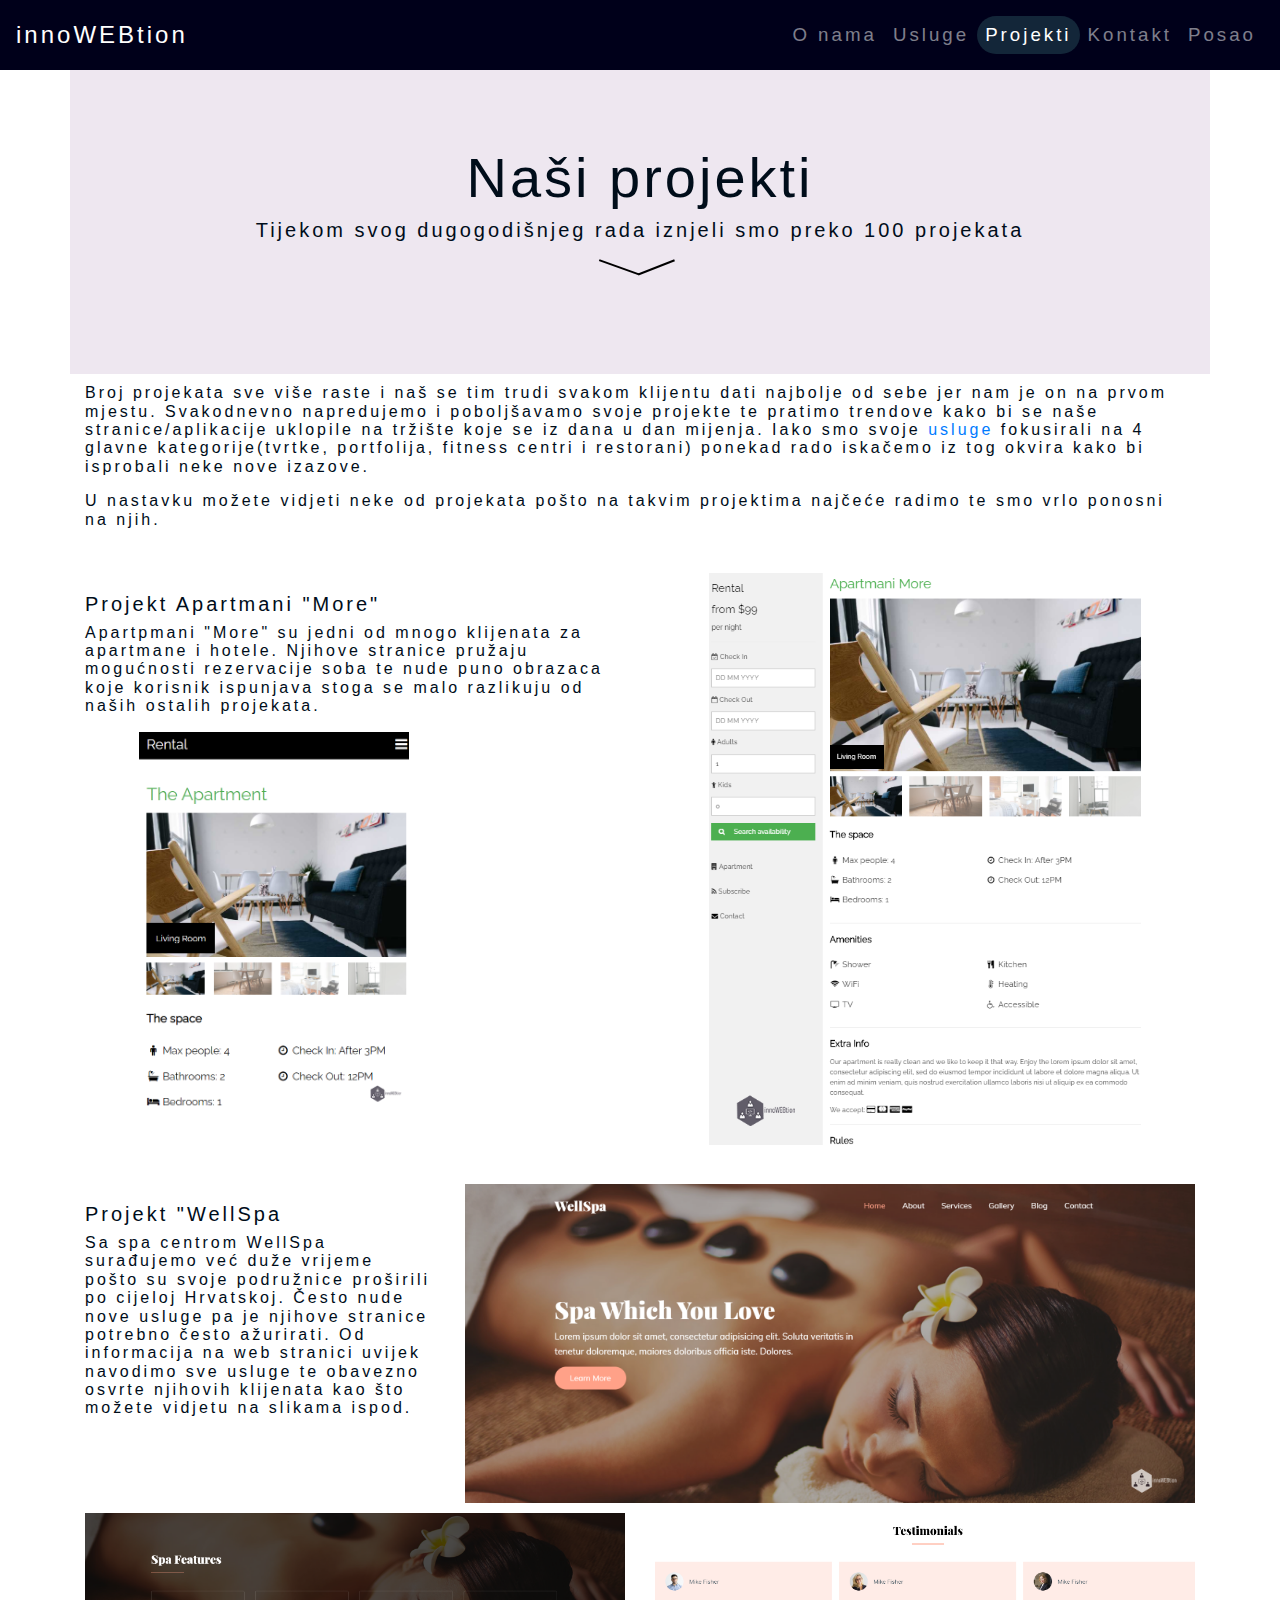
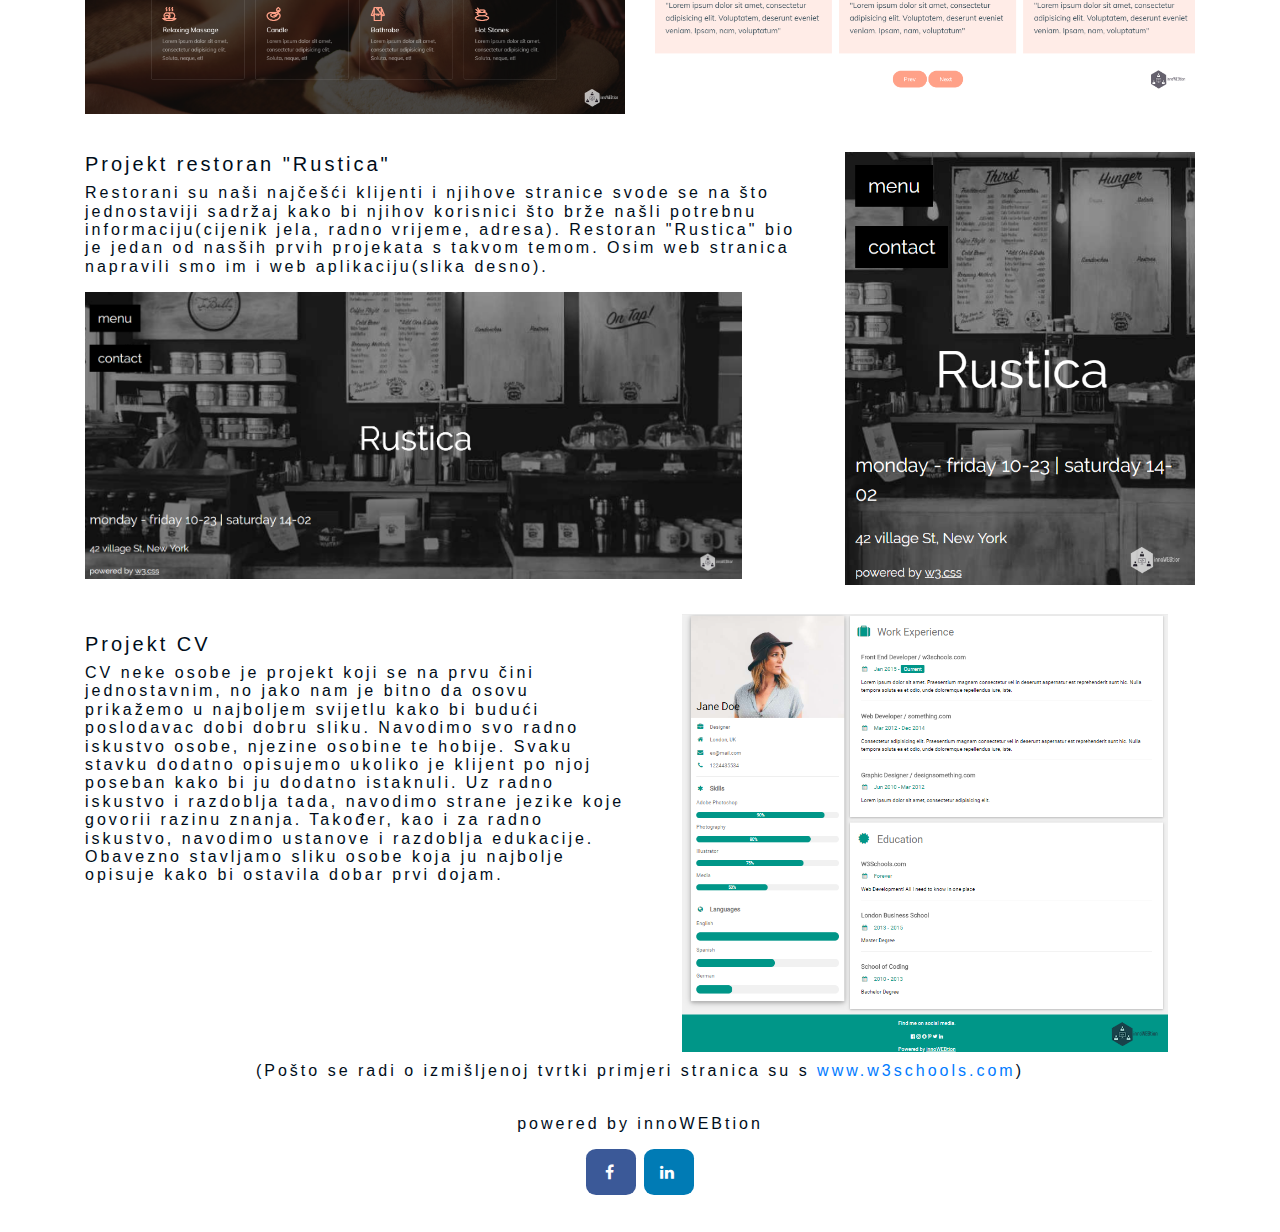
<file: projekti.html>
<!doctype html>
<html>
<head>
<meta name="viewport" content="width=device-width, initial-scale=1.0">
	<link rel="icon" href="images/logo_only.png" type="image/png" sizes="16x16">
	<link href="css/style.css" rel="stylesheet" type="text/css">
	<link href="css/projekti.css" rel="stylesheet" type="text/css">
	<link href="css/bootstrap-4.4.1.css" rel="stylesheet">
	<link rel="stylesheet" href="https://cdnjs.cloudflare.com/ajax/libs/font-awesome/4.7.0/css/font-awesome.min.css">
<title>Tvrtke</title>
	
</head>

<body>
	<style>
		.col-md-12, .col-md-6{
			padding-top: 10px;
		}
	</style>
	<nav class="navbar navbar-expand-md navbar-dark" style="background-color: #00001a; min-height: 70px;">
  <a class="navbar-brand"  href="index.html">innoWEBtion</a>
  <button class="navbar-toggler" type="button" data-toggle="collapse" data-target="#collapsibleNavbar">
    <span class="navbar-toggler-icon"></span>
  </button>
  <div class="collapse navbar-collapse" id="collapsibleNavbar">
    <ul class="navbar-nav ml-auto">
		<li class="nav-item">
        <a class="nav-link" href="about.html">O nama</a>
      </li>
		<li class="nav-item">
        <a class="nav-link"  href="restorani.html">Usluge</a>
      </li>
      <li class="nav-item">
        <a class="nav-link" id="active" href="projekti.html">Projekti</a>
      </li>
      <li class="nav-item">
        <a class="nav-link" href="kontakti.html">Kontakt</a>
      </li>
      <li class="nav-item">
        <a class="nav-link"  href="posao.html">Posao</a>
      </li>    
    </ul>
  </div>  
</nav>
	
	<div class="container">
		<div class="row" style="background-color: #EEE7F0">
		<div class="col-md-12 col-sm-12">
			<div class="jumbotron jumbotron-fluid" style="text-align: center; background-color:#EEE7F0">
            <div class="container">
              <h1 class="display-4">Naši projekti</h1>
               <p class="lead">Tijekom svog dugogodišnjeg rada iznjeli smo preko 100 projekata</p>
				<img src="images/strelica.svg" alt="line" style="width:100px">
              </div>
            </div>
		</div>
		</div>
		<div class="row">
		<div class="col-md-12 col-md-12">
			<p>Broj projekata sve više raste i naš se tim trudi svakom klijentu dati najbolje od sebe jer nam je on na prvom mjestu. Svakodnevno napredujemo i poboljšavamo svoje projekte te pratimo trendove kako bi se naše stranice/aplikacije uklopile na tržište koje se iz dana u dan mijenja. Iako smo svoje <a href="restorani.html"> usluge</a> fokusirali na 4 glavne kategorije(tvrtke, portfolija, fitness centri i restorani) ponekad rado iskačemo iz tog okvira kako bi isprobali neke nove izazove.</p><p>U nastavku možete vidjeti neke od projekata pošto na takvim projektima najčeće radimo te smo vrlo ponosni na njih.</p>
			</div>
		</div>
		<!--Apartmani-->
		<div class="row">
			<div class="col-md-6 col-sm-12" >
				<br><br>
			    <h5>Projekt Apartmani "More"</h5>
				<p>Apartpmani "More" su jedni od mnogo klijenata za apartmane i hotele. Njihove stranice pružaju mogućnosti rezervacije soba te nude puno obrazaca koje korisnik ispunjava stoga se malo razlikuju od naših ostalih projekata. </p>
				<img src="images/tvrtke/projektApartmanMobitel.png" alt="Projekt apartmani" style="padding-left: 10%; padding-right: 10%; width: 70%">
			</div>
			<div class="col-md-6 col-sm-12 text-center">
				<br>
			<img src="images/tvrtke/projektApartman.png" alt="Projekt apartmani" style="width: 80%">
			</div>
		</div>
		<!--Spa-->
	    <div class="row">
			<div class="col-md-4 col-sm-12">
		    <br><br>
			    <h5>Projekt "WellSpa</h5>
				<p>Sa spa centrom WellSpa surađujemo već duže vrijeme pošto su svoje podružnice proširili po cijeloj Hrvatskoj. Često nude nove usluge pa je njihove stranice potrebno često ažurirati. Od informacija na web stranici uvijek navodimo sve usluge te obavezno osvrte njihovih klijenata kao što možete vidjetu na slikama ispod. </p>
			</div>
			<div class="col-md-8 col-sm-12">
				<br>
			<img src="images/fitness/spaPocetna.png" alt="Projekt spa pocetna" style="width: 100%">
			</div>
		</div>
		<div class="row">
			<div class="col-md-6 col-sm-12">
			<img src="images/fitness/spaUsluge.png" alt="Projekt spa usluge" style="width: 100%">
			</div>
			<div class="col-md-6 col-sm-12">
			<img src="images/fitness/spaKlijenti.png" alt="Projekt spa komentari klijenata" style="width: 100%">
			</div>
		</div>
		<!--Restoran-->
	    <div class="row">
			<div class="col-md-8 col-sm-12">
				<br>
			<h5>Projekt restoran "Rustica"</h5>
				<p>Restorani su naši najčešći klijenti i njihove stranice svode se na što jednostaviji sadržaj kako bi njihov korisnici što brže našli potrebnu informaciju(cijenik jela, radno vrijeme, adresa). Restoran "Rustica" bio je jedan od nasših prvih projekata s takvom temom. Osim web stranica napravili smo im i web aplikaciju(slika desno).</p>
			<img src="images/restoran/projektRestoranPocetna.png" alt="Projekt restoran pocetna" style="width: 90%">
			</div>
			<div class="col-md-4 col-sm-12">
				<br>
			<img src="images/restoran/projektRestoranMobitel.png" alt="Projekt restoran na mobitelu" style="width: 100%">
			</div>
		</div>
		<div class="row">
			<div class="col-md-6 col-sm-12">
				<br><br>
			    <h5>Projekt CV</h5>
				<p>CV neke osobe je projekt koji se na prvu čini jednostavnim, no jako nam je bitno da osovu prikažemo u najboljem svijetlu kako bi budući poslodavac dobi dobru sliku. Navodimo svo radno iskustvo osobe, njezine osobine te hobije. Svaku stavku dodatno opisujemo ukoliko je klijent po njoj poseban kako bi ju dodatno istaknuli. Uz radno iskustvo i razdoblja tada, navodimo strane jezike koje govorii razinu znanja. Također, kao i za radno iskustvo, navodimo ustanove i razdoblja edukacije. Obavezno stavljamo sliku osobe koja ju najbolje opisuje kako bi ostavila dobar prvi dojam. </p>
			</div>
			<div class="col-md-6 col-sm-12 text-center">
				<br>
			<img src="images/cv/projektCV.png" alt="Projekt CV" style="width: 90%">
			</div>
		</div>
		<div class="row">
			<div class="col-md-12 text-center"><p>(Pošto se radi o izmišljenoj tvrtki primjeri stranica su s <a href="https://www.w3schools.com/css/css_rwd_templates.asp">www.w3schools.com</a>)</p></div>
		</div>
		</div>
	
     <!--Podnožje-->
	<br>
	<div class="container">
	<div class="row">
          <div class="text-center col-lg-6 offset-lg-3">
             <p>powered by innoWEBtion</p>
			  <a href="https://hr-hr.facebook.com/" target="_blank" class="fa fa-facebook"></a>
              <a href="https://www.linkedin.com/" target="_blank" class="fa fa-linkedin"></a>
          </div>
       </div>
	<br><br>
	</div>
	<script src="js/jquery-3.4.1.min.js"></script>
    <script src="js/popper.min.js"></script>
    <script src="js/bootstrap-4.4.1.js"></script>
</body>
</html>
</file>
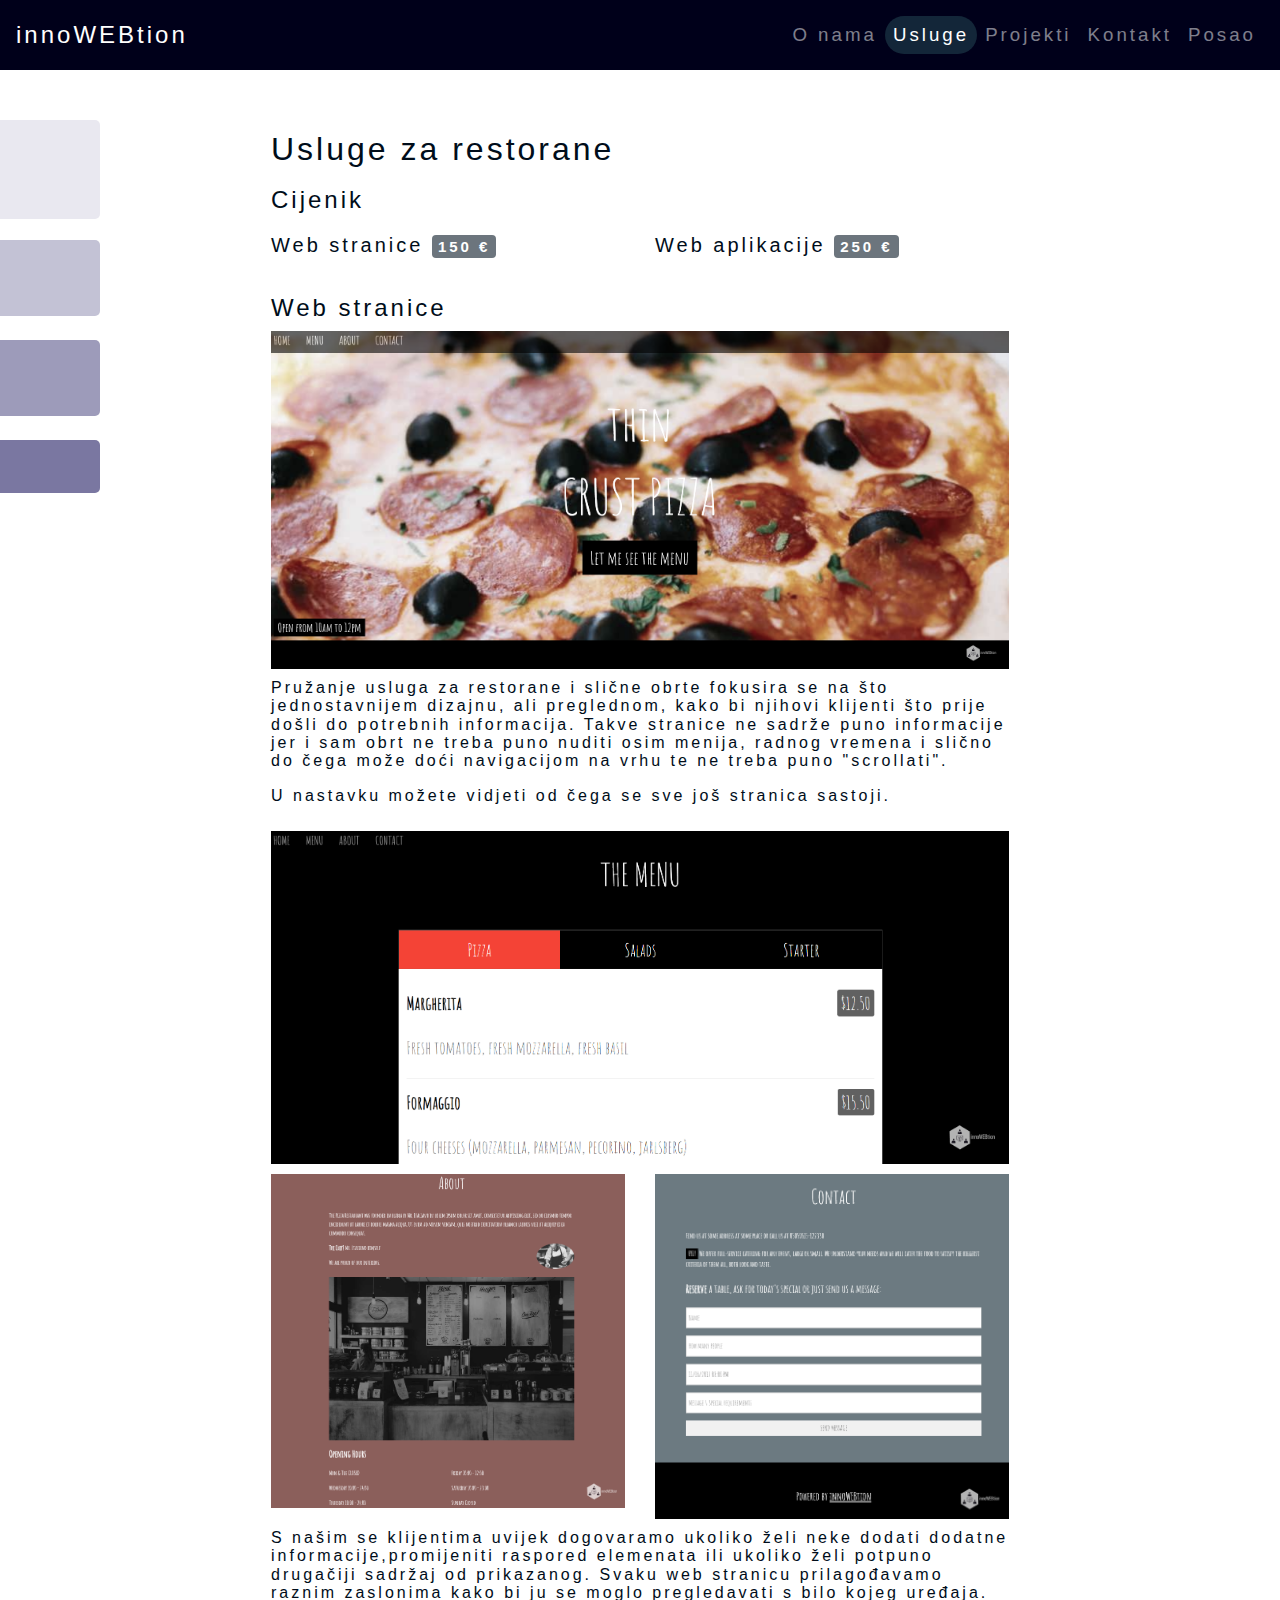
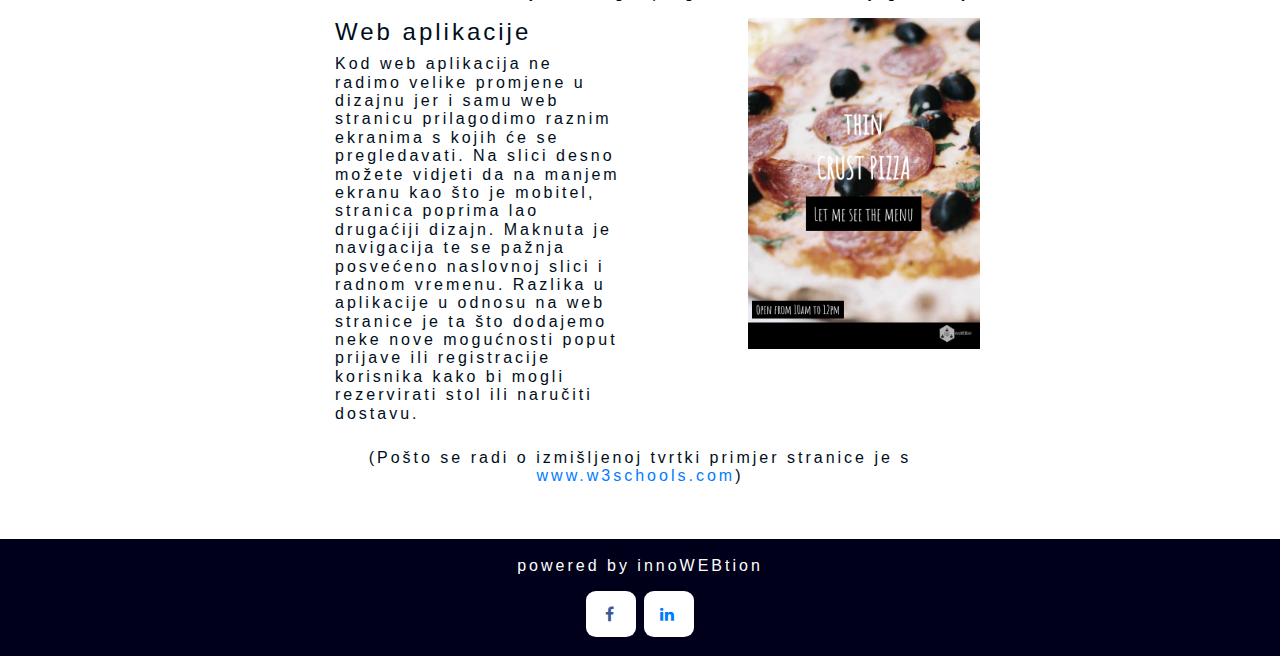
<file: restorani.html>
<!doctype html>
<html>
<head>
<meta name="viewport" content="width=device-width, initial-scale=1.0">
	<link rel="icon" href="images/logo_only.png" type="image/png" sizes="16x16">
	<link href="css/bootstrap-4.4.1.css" rel="stylesheet">
	<link href="css/usluge.css" rel="stylesheet" type="text/css">
	<link rel="stylesheet" href="https://cdnjs.cloudflare.com/ajax/libs/font-awesome/4.7.0/css/font-awesome.min.css">
<title>Restorani</title>
	
</head>

<body>
	<style>
		.col-md-12, .col-md-6{
			padding-top: 10px;
		}
	</style>
	<nav class="navbar navbar-expand-md navbar-dark" style="background-color: #00001a; min-height: 70px;">
  <a class="navbar-brand"  href="index.html">innoWEBtion</a>
  <button class="navbar-toggler" type="button" data-toggle="collapse" data-target="#collapsibleNavbar">
    <span class="navbar-toggler-icon"></span>
  </button>
  <div class="collapse navbar-collapse" id="collapsibleNavbar">
    <ul class="navbar-nav ml-auto">
		<li class="nav-item">
        <a class="nav-link" href="about.html">O nama</a>
      </li>
		<li class="nav-item">
        <a class="nav-link" id="active" href="restorani.html">Usluge</a>
      </li>
      <li class="nav-item">
        <a class="nav-link" href="projekti.html">Projekti</a>
      </li>
      <li class="nav-item">
        <a class="nav-link" href="kontakti.html">Kontakt</a>
      </li>
      <li class="nav-item">
        <a class="nav-link"  href="posao.html">Posao</a>
      </li>    
    </ul>
  </div>  
</nav>
	
	<div class="dropdown text-center" style="padding-top: 20px">
  <button class="btn btn-secondary dropdown-toggle" type="button" id="dropdownMenuButton" data-toggle="dropdown" aria-haspopup="true" aria-expanded="false" style="background-color:#132639">
    Usluge
  </button>
  <div class="dropdown-menu" aria-labelledby="dropdownMenuButton">
    <a class="dropdown-item" href="restorani.html">Restorani/Kafići</a>
    <a class="dropdown-item" href="cv.html">CV/Portfolija</a>
    <a class="dropdown-item" href="fitness.html">Fitness</a>
	  <a class="dropdown-item" href="tvrtke.html">Tvrtke</a>
  </div>
</div>
	
	<div id="mySidenav" class="sidenav">
  <a href="restorani.html" id="restorani">Web stranice/Aplikacije za restorane</a>
  <a href="cv.html" id="cv">Web stranice za CV osobe</a>
  <a href="fitness.html" id="fitness">Aplikacije/Aplikacije za fitness centre</a>
  <a href="tvrtke.html" id="tvrtke">Web stranice za tvrtke</a>
</div>
	
	<div class="container">
		<div class="row">
		   <div class="col-md-12 col-md-12">
			<h2>Usluge za restorane</h2>
			</div>
	    </div>
		<div class="row">
		<div class="col-md-12 col-sm-12">
			<h4>Cijenik</h4>
			</div>
		</div>
		<div class="row">
		<div class="col-md-6 col-sm-12">
			<h5>Web stranice   <span class="badge badge-secondary">150 &euro;</span> </h5>
          </div>
		<div class="col-md-6 col-sm-12">
			<h5>Web aplikacije   <span class="badge badge-secondary">250 &euro;</span> </h5>
          </div>
		</div>
		<div class="row">
		<div class="col-md-12 col-sm-12">
			<br>
			<h4>Web stranice</h4>
			<img src="images/restoran/restoranPocetna.png" alt="Restoran pocetna" style="width: 100%">
			</div>
		</div>
		<div class="row">
		<div class="col-md-12 col-md-12">
			<p>Pružanje usluga za restorane i slične obrte fokusira se na što jednostavnijem dizajnu, ali preglednom, kako bi  njihovi klijenti što prije došli do potrebnih informacija. Takve stranice ne sadrže puno informacije jer i sam obrt ne treba puno nuditi osim menija, radnog vremena i slično do čega može doći navigacijom na vrhu te ne treba puno "scrollati". </p><p>U nastavku možete vidjeti od čega se sve još stranica sastoji.</p>
			</div>
		</div>
		<div class="row">
		<div class="col-md-12 col-sm-12">
			<img src="images/restoran/restoranMenu.png" alt="Restoran menu" style="width: 100%">
			</div>
		</div>
		<div class="row">
			<div class="col-md-6 col-sm-12">
			<img src="images/restoran/restoranAbout.png" alt="Restoran o nama" style="width: 100%">
			</div>
			<div class="col-md-6 col-sm-12">
			<img src="images/restoran/restoranContact.png" alt="Restoran kontakt" style="width: 100%">
			</div>
		</div>
		<div class="row">
		<div class="col-md-12 col-sm-12">
			<p>S našim se klijentima uvijek dogovaramo ukoliko želi neke dodati dodatne informacije,promijeniti raspored elemenata ili ukoliko želi potpuno drugačiji sadržaj od prikazanog. Svaku web stranicu prilagođavamo raznim zaslonima kako bi ju se moglo pregledavati s bilo kojeg uređaja.</p>
			</div>
		</div>
		<div class="row">
		<div class="col-md-5 offset-md-1 col-sm-12" style="margin: auto">
			<h4>Web aplikacije</h4>
			<p>Kod web aplikacija ne radimo velike promjene u dizajnu jer i samu web stranicu prilagodimo raznim ekranima s kojih će se pregledavati. Na slici desno možete vidjeti da na manjem ekranu kao što je mobitel, stranica poprima lao drugaćiji dizajn. Maknuta je navigacija te se pažnja posvećeno naslovnoj slici i radnom vremenu. Razlika u aplikacije u odnosu na web stranice je ta što dodajemo neke nove mogućnosti poput prijave ili registracije korisnika kako bi mogli rezervirati stol ili naručiti dostavu.</p>
          </div>
		<div class="col-md-5 col-sm-12 text-center">
             <img src="images/restoran/restoranMobitel.png" alt="Restoran prikaz na mobitelu" style="width: 80%">
          </div>
		</div>
		<div class="row">
			<div class="col-md-12 text-center"><p>(Pošto se radi o izmišljenoj tvrtki primjer stranice je s <a href="https://www.w3schools.com/css/css_rwd_templates.asp">www.w3schools.com</a>)</p></div>
		</div>
	</div>
	<br><br>
	<div class="footer">
		<br>
		<p>powered by innoWEBtion</p>
			  <a href="https://hr-hr.facebook.com/" target="_blank" class="fa fa-facebook"></a>
              <a href="https://www.linkedin.com/" target="_blank" class="fa fa-linkedin"></a><br>
		<br>
	</div>
	<script src="js/jquery-3.4.1.min.js"></script>
    <script src="js/popper.min.js"></script>
    <script src="js/bootstrap-4.4.1.js"></script>
</body>
</html>
</file>
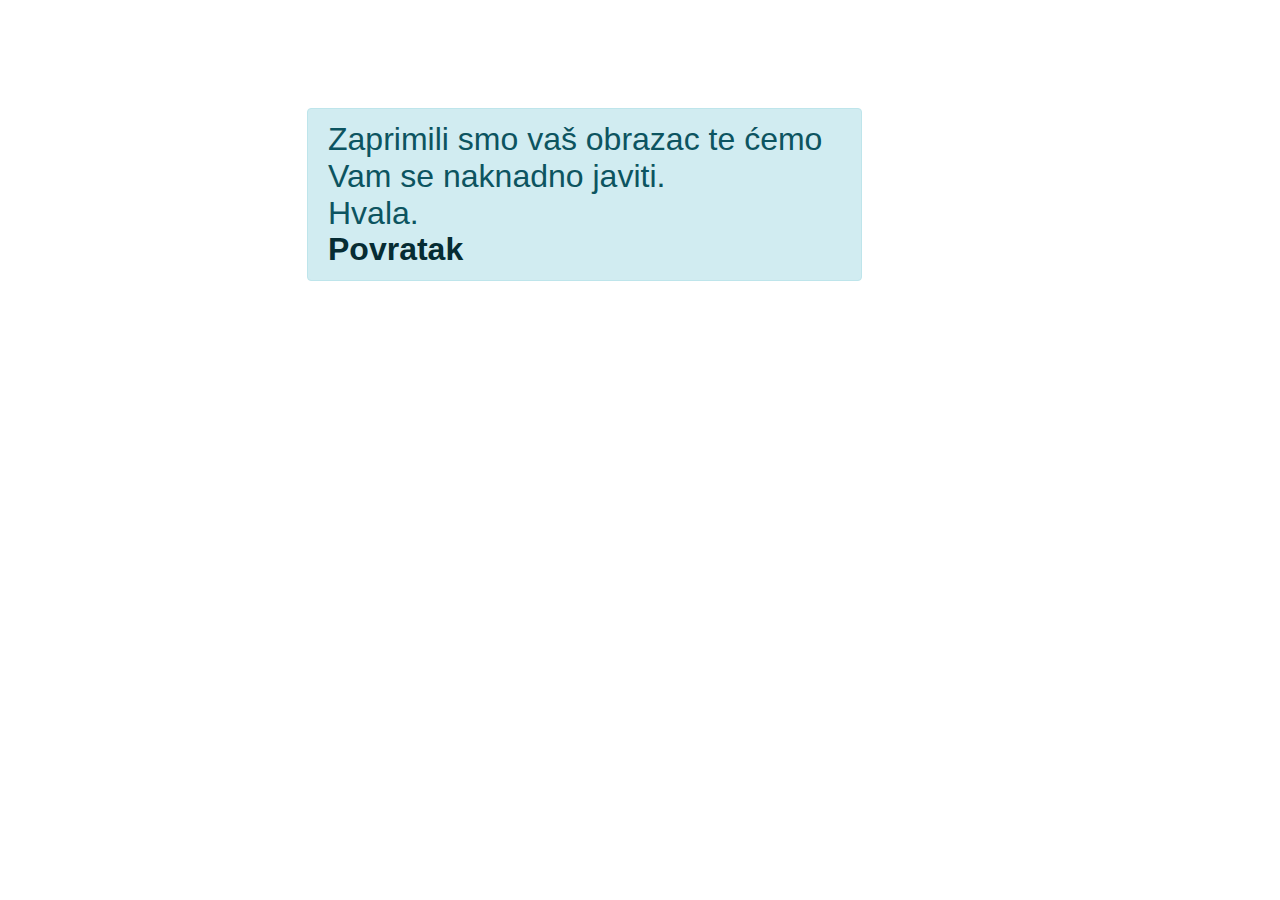
<file: slanje.html>
<!doctype html>
<html>
<head>
<meta charset="utf-8">
	<link rel="icon" href="images/logo_only.png" type="image/png" sizes="16x16">
	<link href="css/bootstrap-4.4.1.css" rel="stylesheet">
<title>Untitled Document</title>
</head>
<body>
	<style>
		body{
		font-size: 1.5em;
		}
		@media screen and (min-width: 400px) {
		body{
		font-size: 2em;
		}	
        }
	</style>
	<div class="container">
		<div class="row">
		   <div class="col-md-12 col-sm-12" style="padding-top: 100px">
	         <div class="alert alert-info" role="alert" style="margin-left: 20%; margin-right: 20%; width: 50%">
  Zaprimili smo vaš obrazac te ćemo Vam se naknadno javiti.<br> Hvala.<br><a href="index.html" class="alert-link text-center">Povratak</a></div>
           </div>
		</div>
																	  
	 </div>
</body>
</html>
</file>
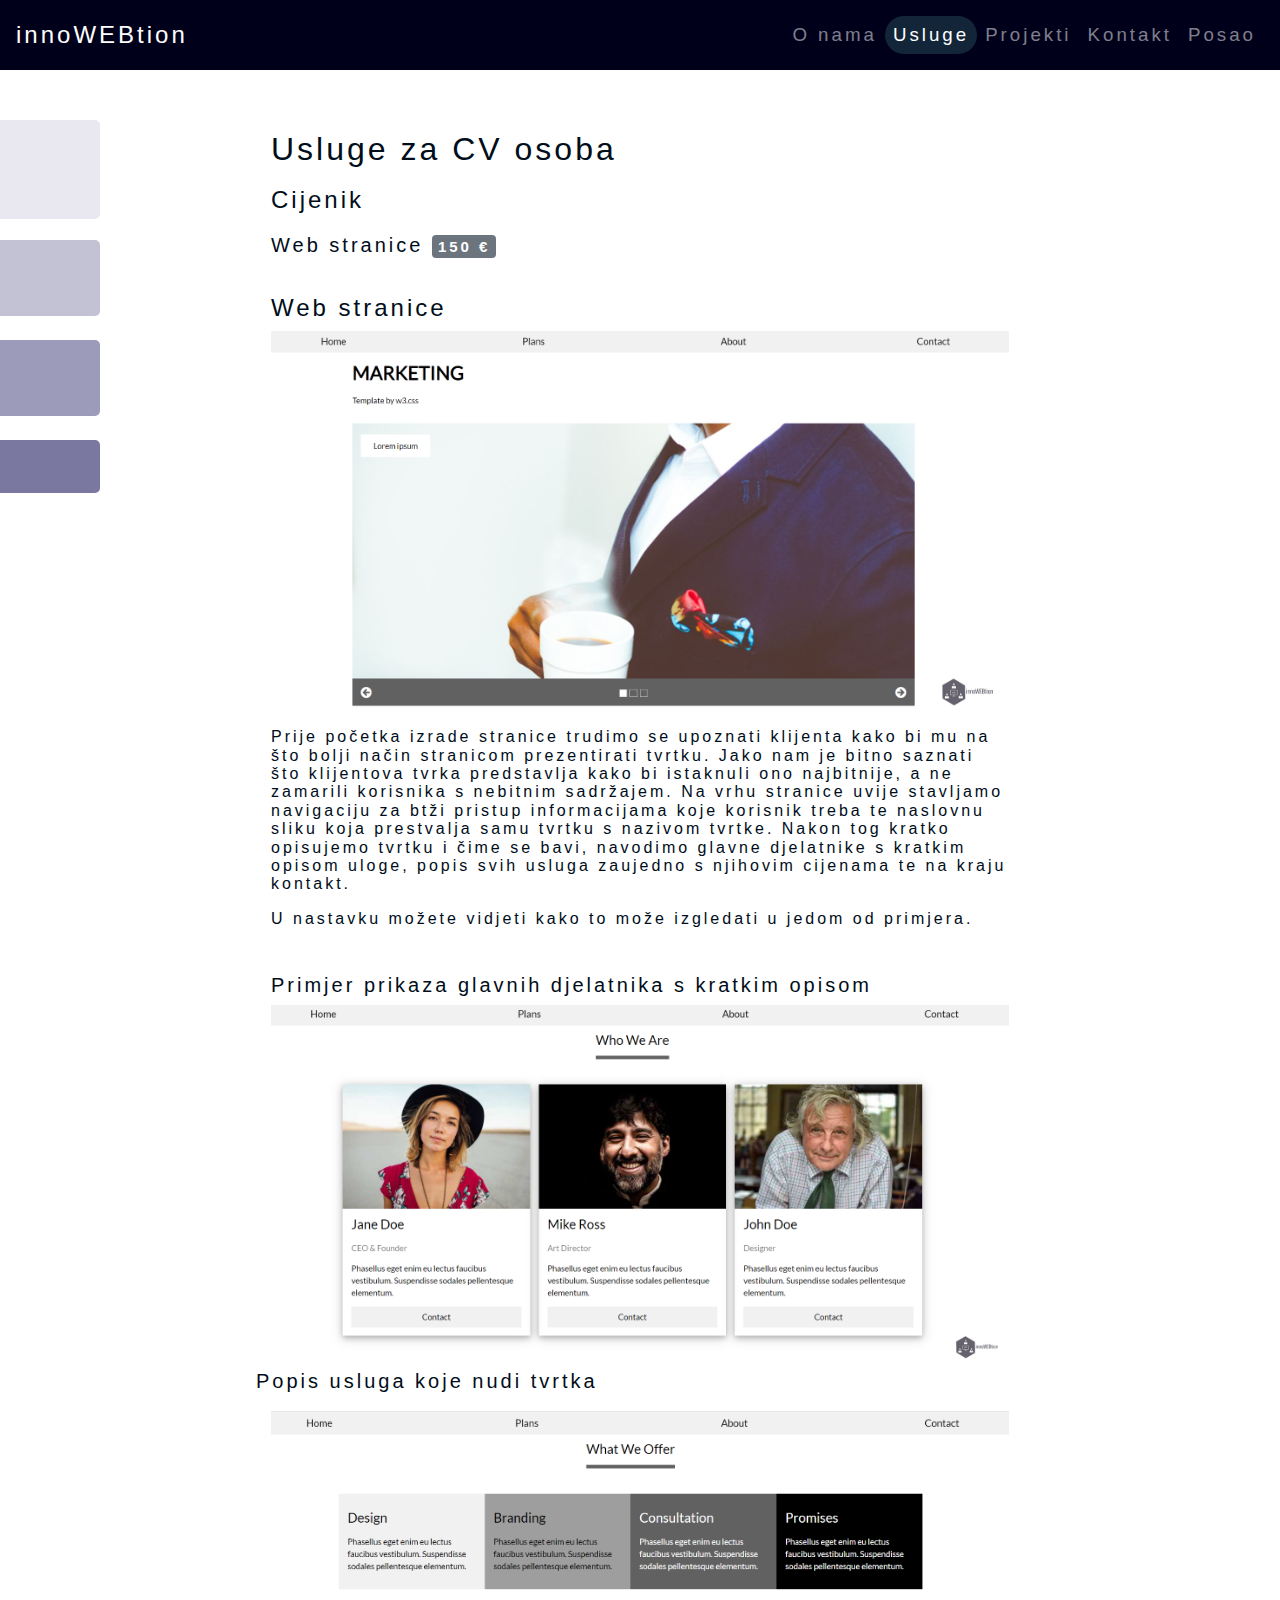
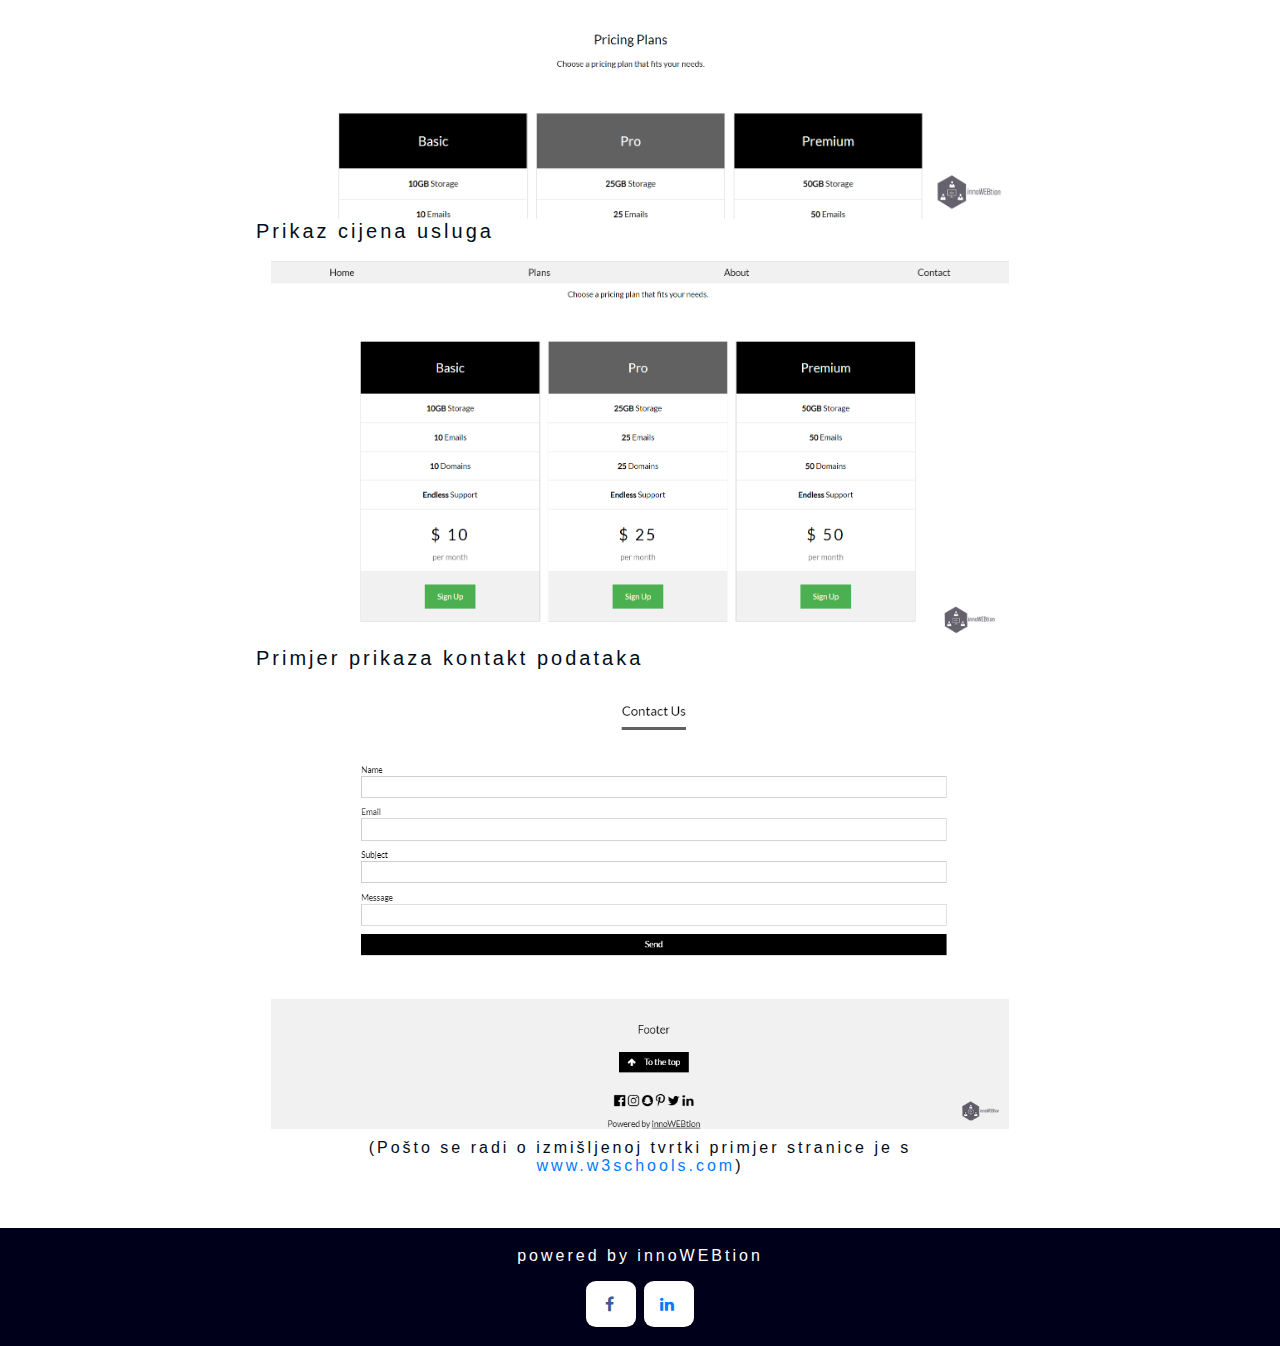
<file: tvrtke.html>
<!doctype html>
<html>
<head>
<meta name="viewport" content="width=device-width, initial-scale=1.0">
	<link rel="icon" href="images/logo_only.png" type="image/png" sizes="16x16">
	<link href="css/bootstrap-4.4.1.css" rel="stylesheet">
	<link href="css/usluge.css" rel="stylesheet" type="text/css">
	<link rel="stylesheet" href="https://cdnjs.cloudflare.com/ajax/libs/font-awesome/4.7.0/css/font-awesome.min.css">
<title>Tvrtke</title>
	
</head>

<body>
	<style>
		.col-md-12, .col-md-6{
			padding-top: 10px;
		}
	</style>
	<nav class="navbar navbar-expand-md navbar-dark" style="background-color: #00001a; min-height: 70px;">
  <a class="navbar-brand"  href="index.html">innoWEBtion</a>
  <button class="navbar-toggler" type="button" data-toggle="collapse" data-target="#collapsibleNavbar">
    <span class="navbar-toggler-icon"></span>
  </button>
  <div class="collapse navbar-collapse" id="collapsibleNavbar">
    <ul class="navbar-nav ml-auto">
		<li class="nav-item">
        <a class="nav-link" href="about.html">O nama</a>
      </li>
		<li class="nav-item">
        <a class="nav-link" id="active" href="restorani.html">Usluge</a>
      </li>
      <li class="nav-item">
        <a class="nav-link" href="projekti.html">Projekti</a>
      </li>
      <li class="nav-item">
        <a class="nav-link" href="kontakti.html">Kontakt</a>
      </li>
      <li class="nav-item">
        <a class="nav-link"  href="posao.html">Posao</a>
      </li>    
    </ul>
  </div>  
</nav>
	
	<div class="dropdown text-center" style="padding-top: 20px">
  <button class="btn btn-secondary dropdown-toggle" type="button" id="dropdownMenuButton" data-toggle="dropdown" aria-haspopup="true" aria-expanded="false" style="background-color:#132639">
    Usluge
  </button>
  <div class="dropdown-menu" aria-labelledby="dropdownMenuButton">
    <a class="dropdown-item" href="restorani.html">Restorani/Kafići</a>
    <a class="dropdown-item" href="cv.html">CV/Portfolija</a>
    <a class="dropdown-item" href="fitness.html">Fitness</a>
	  <a class="dropdown-item" href="tvrtke.html">Tvrtke</a>
  </div>
</div>
	
	<div id="mySidenav" class="sidenav">
  <a href="restorani.html" id="restorani">Web stranice/Aplikacije za restorane</a>
  <a href="cv.html" id="cv">Web stranice za CV osobe</a>
  <a href="fitness.html" id="fitness">Aplikacije/Aplikacije za fitness centre</a>
  <a href="tvrtke.html" id="tvrtke">Web stranice za tvrtke</a>
</div>
	<div class="container">
		<div class="row">
		   <div class="col-md-12 col-md-12">
			<h2>Usluge za CV osoba</h2>
			</div>
	    </div>
		<div class="row">
		<div class="col-md-12 col-sm-12">
			<h4>Cijenik</h4>
			</div>
		</div>
		<div class="row">
		<div class="col-md-12 col-sm-12">
			<h5>Web stranice   <span class="badge badge-secondary">150 &euro;</span> </h5>
          </div>
		</div>
		<div class="row">
		<div class="col-md-12 col-sm-12">
			<br>
			<h4>Web stranice</h4>
			<img src="images/tvrtke/tvrtkaPocetna.png" alt="Tvrtke pocetna" style="width: 100%">
			</div>
		</div>
		<div class="row">
		<div class="col-md-12 col-md-12">
			<p>Prije početka izrade stranice trudimo se upoznati klijenta kako bi mu na što bolji način stranicom prezentirati tvrtku. Jako nam je bitno saznati što klijentova tvrka predstavlja kako bi istaknuli ono najbitnije, a ne zamarili korisnika s nebitnim sadržajem. Na vrhu stranice uvije stavljamo navigaciju za btži pristup informacijama koje korisnik treba te naslovnu sliku koja prestvalja samu tvrtku s nazivom tvrtke. Nakon tog kratko opisujemo tvrtku i čime se bavi, navodimo glavne djelatnike s kratkim opisom uloge, popis svih usluga zaujedno s njihovim cijenama te na kraju kontakt.</p><p>U nastavku možete vidjeti kako to može izgledati u jedom od primjera.</p>
			</div>
		</div>
		<div class="row">
		<div class="col-md-12 col-sm-12">
			<br>
			<h5>Primjer prikaza glavnih djelatnika s kratkim opisom</h5>
			<img src="images/tvrtke/tvrtkaDjelatnici.png" alt="Tvrtke djelatnici" style="width: 100%">
			</div>
		</div>
	    <div class="row">
			<br>
			<h5>Popis usluga koje nudi tvrtka</h5>
			<div class="col-md-12 col-sm-12">
			<img src="images/tvrtke/tvrtkaPonuda.png" alt="Tvrtke ponuda" style="width: 100%">
			</div>
		</div>
		<div class="row">
			<br>
			<h5>Prikaz cijena usluga</h5>
			<div class="col-md-12 col-sm-12">
			<img src="images/tvrtke/tvrtkaCijenik.png" alt="Tvrtke cijenik" style="width: 100%">
			</div>
		</div>
	    <div class="row">
			<br>
			<h5>Primjer prikaza kontakt podataka</h5>
			<div class="col-md-12 col-sm-12">
			<img src="images/tvrtke/tvrtkekontakt.png" alt="CV kontakt" style="width: 100%">
			</div>
		</div>
		<div class="row">
			<div class="col-md-12 text-center"><p>(Pošto se radi o izmišljenoj tvrtki primjer stranice je s <a href="https://www.w3schools.com/css/css_rwd_templates.asp">www.w3schools.com</a>)</p></div>
		</div>
	</div>
	<br><br>
	<div class="footer">
		<br>
		<p>powered by innoWEBtion</p>
			  <a href="https://hr-hr.facebook.com/" target="_blank" class="fa fa-facebook"></a>
              <a href="https://www.linkedin.com/" target="_blank" class="fa fa-linkedin"></a><br>
		<br>
	</div>
	<script src="js/jquery-3.4.1.min.js"></script>
    <script src="js/popper.min.js"></script>
    <script src="js/bootstrap-4.4.1.js"></script>
</body>
</html>
</file>
<file: css/style.css>
@charset "utf-8";
body {
	margin:0;
	font-family: Montserrat, sans-serif;
	letter-spacing: 3px;
	color: #000d1a;
}
.nav-item:hover{
			background-color: #132639; 
			border-radius: 25px
}
#active{
			color: white;
			background-color: #132639; 
			border-radius: 25px
}

@media screen and (max-width: 767px) {
	#active{
		background-color: #00001a;
	}
}

.col-lg-12, .col-md-12, .col-md-6, .col-sm-12, .col-lg-3{
			padding-top: 20px;
		}


.tittleProject {
	text-align: center;
	font-size:24px;
	/*border-bottom:6px solid #ccc;
	border-color:#616161;*/
	padding-top: 25px;
	padding-bottom:16px;
	color: #000d1a; 
}



/*Kontakti i poruka*/
* {
  box-sizing: border-box;
}

input[type=text], textarea, select,input[type=date] {
  width: 100%;
  padding: 12px;
  border: 1px solid #ccc;
  margin-top: 6px;
	margin-bottom: 16px;
	resize: vertical;
	box-shadow: 0 4px 8px 0 rgba(0, 0, 0, 0.2);
}
input[type=submit]{
  background-color: #00001a;
  color: white;
  padding: 12px 20px;
  border: none;
  cursor: pointer;
	box-shadow: 0 4px 8px 0 rgba(0, 0, 0, 0.2);
}

input[type=submit]:hover {
  background-color: white;
	color: #00001a;
}

.contactContainer {
  background-color: #E9E8F0;
  padding: 10px;
	float: left;
	width: 100%;
}

.contacts {
  float: left;
  width: 50%;
  margin-top: 6px;
  padding: 20px;
}

.contactsPlace:after {
  content: "";
  display: table;
  clear: both;
}

@media screen and (max-width: 600px) {
  .contacts, input[type=submit] {
    width: 100%;
    margin-top: 0;
  }
}
.fa {
  padding: 15px;
  font-size: 20px;
  width: 50px;
  text-align: center;
  text-decoration: none;
	border-radius: 20%;
}
.fa:hover {
  opacity: 0.7;
}
.fa-linkedin {
  background: white;
  color: #007bb5white;
}
.fa-facebook {
  background: white;
  color: #3B5998;
}
/*Podnožje*/
.footer {
	float: left;
	width: 100%;
	background-color: #00001a;
    text-align: center;
    color: white;
}


@media screen and (max-width: 600px) {
  .logo {
	  display: none;
}
}
</file>
<file: css/flip_card.css>
@charset "utf-8";
/* CSS Document */
.flip-card {
  background-color: transparent;
	width: 200px; 
	height: 220px; 
}

.flip-card-inner {
  position: relative;
  width: 100%;
  height: 100%;
  text-align: center;
  transition: transform 0.6s;
  transform-style: preserve-3d;
  box-shadow: 0 4px 8px 0 rgba(0,0,0,0.2);
}

.flip-card:hover .flip-card-inner {
  transform: rotateY(180deg);
}

.flip-card-front, .flip-card-back {
  position: absolute;
  width: 100%;
  height: 100%;
  -webkit-backface-visibility: hidden;
  backface-visibility: hidden;
}

.flip-card-front {
  background-color: #bbb;
  color: black;
}

.flip-card-back {
  background-color: #E9E8F0;
  color: #00001a;
  transform: rotateY(180deg);
}
</file>
<file: css/jumbotron.css>
/* CSS Document */

.jumbotron{
    background-image: url('../images/company2.jpg') ;
    background-size: cover; 
    height: 100vh;
}
</file>
<file: css/usluge.css>
@charset "utf-8";
/* CSS Document */
body {
	margin:0;
	font-family: Montserrat, sans-serif;
	letter-spacing: 3px;
	/*Lato, sans-serif*/
	color: #000d1a;
}
.nav-item:hover{
			background-color: #132639; 
			border-radius: 25px
}
#active{
			color: white;
			background-color: #132639; 
			border-radius: 25px
}
	
/*Navigacija sastrane*/
#mySidenav a {
	margin-top: 
		100px;
  position: absolute;
  left: -200px;
  transition: 0.3s;
  padding: 15px;
  width: 300px;
  text-decoration: none;
  font-size: 20px;
  border-radius: 0 5px 5px 0;
}

#mySidenav a:hover {
  left: 0;
	color: white;	
}

#restorani {
  top: 20px;
  background-color: #E9E8F0;
	color: #E9E8F0;
}

#cv {
  top: 140px;
  background-color: #C3C2D5;
	color:#C3C2D5;
}

#fitness {
  top: 240px;
  background-color: #9D9BBA;
	color: #9D9BBA;
}

#tvrtke {
  top: 340px;
  background-color: #7A77A1;
	color: #7A77A1;
}


/*Kada je zaslon manji od 767px sakri navigaciju sastrane i pozadinu aktivnog linka*/
@media screen and (max-width: 767px) {
	.sidenav {
	display: none;
}
	#active{
		background-color: #00001a;
	}
}

@media screen and (min-width: 768px) {
	.dropdown {
	display: none;
}
}


.container{
			padding-top: 50px;
			margin: auto;
			width: 60%;
}
.fa {
  padding: 15px;
  font-size: 20px;
  width: 50px;
  text-align: center;
  text-decoration: none;
	border-radius: 20%;
}
.fa:hover {
  opacity: 0.7;
}
.fa-linkedin {
  background: white;
  color: #007bb5white;
}
.fa-facebook {
  background: white;
  color: #3B5998;
}
/*Podnožje*/
.footer {
	float: left;
	width: 100%;
	background-color: #00001a;
    text-align: center;
    color: white;
}

/*Podnožje*/
.footer {
	float: left;
	width: 100%;
	background-color: #00001a;
    text-align: center;
    color: white;
}
</file>
<file: css/kontakti.css>
@charset "utf-8";
/* CSS Document */
body {
	background-image: url("../images/building.jpg");
	height: 100%;
    background-position: center;
    background-repeat: no-repeat;
    background-size: cover;
	font-family: Montserrat, sans-serif;
	letter-spacing: 3px;
	color: #000d1a;
}
.navbar{
	opacity: 0.7;
}
.nav-item:hover{
			background-color: #132639; 
			border-radius: 25px
}
#active{
			color: white;
			background-color: #132639; 
			border-radius: 25px
}

@media screen and (max-width: 767px) {
	#active{
		background-color: #00001a;
	}
}
	
/*Kontakti*/
* {
  box-sizing: border-box;
}

input[type=text], textarea {
  width: 100%;
  padding: 12px;
  border: 1px solid #ccc;
  margin-top: 6px;
	margin-bottom: 16px;
	resize: vertical;
	box-shadow: 0 4px 8px 0 rgba(0, 0, 0, 0.2);
}

input[type=submit] {
  background-color: #00001a;
  color: white;
  padding: 12px 20px;
  border: none;
  cursor: pointer;
	box-shadow: 0 4px 8px 0 rgba(0, 0, 0, 0.2);
}

input[type=submit]:hover {
  background-color: white;
	color: #00001a;
}

.contactContainer {
  background-color:rgba(220,222,236,0.46)  ;  
  padding: 10px;
	float: left;
	margin-left: 20%;
	margin-right: 20%;
	margin-bottom: 10%;
	border-radius: 10px;
}

.contacts {
  float: left;
  width: 50%;
  margin-top: 6px;
  padding: 20px;
}

.contactsPlace:after {
  content: "";
  display: table;
  clear: both;
}
@media screen and (max-width: 1386px) {
	.contactContainer {
		margin-left: 30%;
	margin-right: 30%;
	}
  .contacts, input[type=submit] {
    width: 80%;
	  padding-left: 5%;
		padding-right: 5%;
  }
	.contactsPlace{
		padding-left: 5%;
		padding-right: 5%;
	}
	img {
		width: 100%;
		
	}
	
}
@media screen and (max-width: 1024px) {
	.contactContainer {
		margin-left: 25%;
	margin-right: 25%;
	}
  .contacts, input[type=submit] {
    width: 100%;
    margin-top: 0;
  }
	img {
		width: 100%;
	}
	
}
@media screen and (max-width: 770px) {
	.contactContainer {
		margin-left: 15%;
	margin-right: 15%;
	}
  .contacts, input[type=submit] {
    width: 100%;
    margin-top: 0;
  }
	img {
		width: 100%;
	}
	
}

@media screen and (max-width: 660px) {
	.contactContainer {
		width: 100%;
		margin: auto;
	}
  .contacts, input[type=submit] {
    width: 100%;
    margin-top: 0;
  }
	img {
		width: 100%;
	}
	
}
.kontakti{
	margin-left: 20%;
	margin-right: 20%;
	text-align: center;
}
.fa {
  padding: 15px;
  font-size: 20px;
  width: 50px;
  text-align: center;
  text-decoration: none;
	border-radius: 20%;
}
.fa:hover {
  opacity: 0.7;
}
.fa-linkedin {
  background: white;
  color: #007bb5white;
}
.fa-facebook {
  background: white;
  color: #3B5998;
}

/*Podnožje*/
.footer {
	float: left;
	width: 100%;
	background-color: #00001a;
    text-align: center;
    color: white;
	opacity: 0.7;
}
</file>
<file: css/posao.css>
@charset "utf-8";
/* CSS Document */


input[type=text], textarea, select, date {
	box-shadow: 0 4px 8px 0 rgba(0, 0, 0, 0.2);
}

.container{
			margin: auto;
			width: 60%;
}
.obrazac{
	width: 50%;
	align-content: center;
	margin: auto;
		
}
@media screen and (max-width: 600px) {
	.obrazac{
	width: 100%;
	}

}
.fa {
  padding: 15px;
  font-size: 20px;
  width: 50px;
  text-align: center;
  text-decoration: none;
	border-radius: 20%;
}
.fa:hover {
  opacity: 0.7;
}
.fa-linkedin {
  background: #007bb5;
  color: white;
}
.fa-facebook {
  background: #3B5998;
  color: white;
}
</file>
<file: css/projekti.css>
@charset "utf-8";
/* CSS Document */

.fa {
  padding: 15px;
  font-size: 20px;
  width: 50px;
  text-align: center;
  text-decoration: none;
	border-radius: 20%;
}
.fa:hover {
  opacity: 0.7;
}
.fa-linkedin {
  background: #007bb5;
  color: white;
}
.fa-facebook {
  background: #3B5998;
  color: white;
}
</file>
